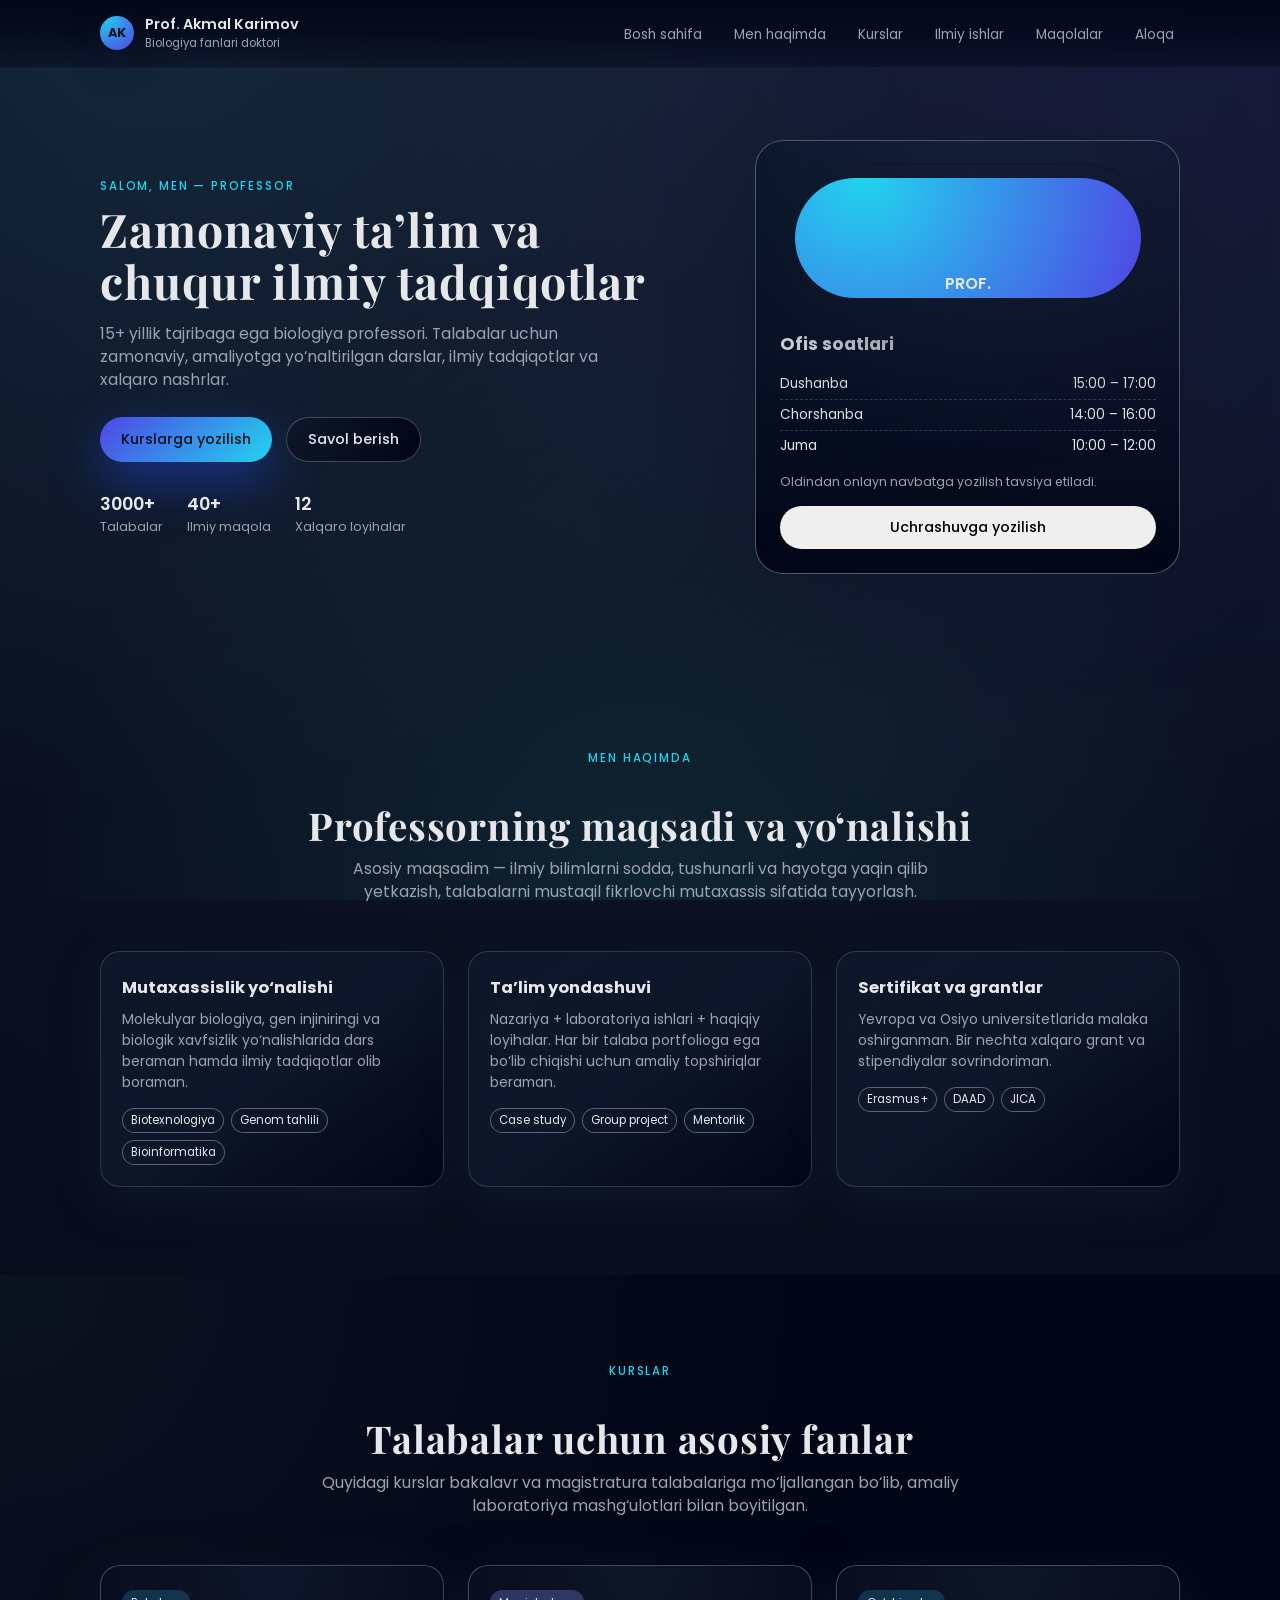
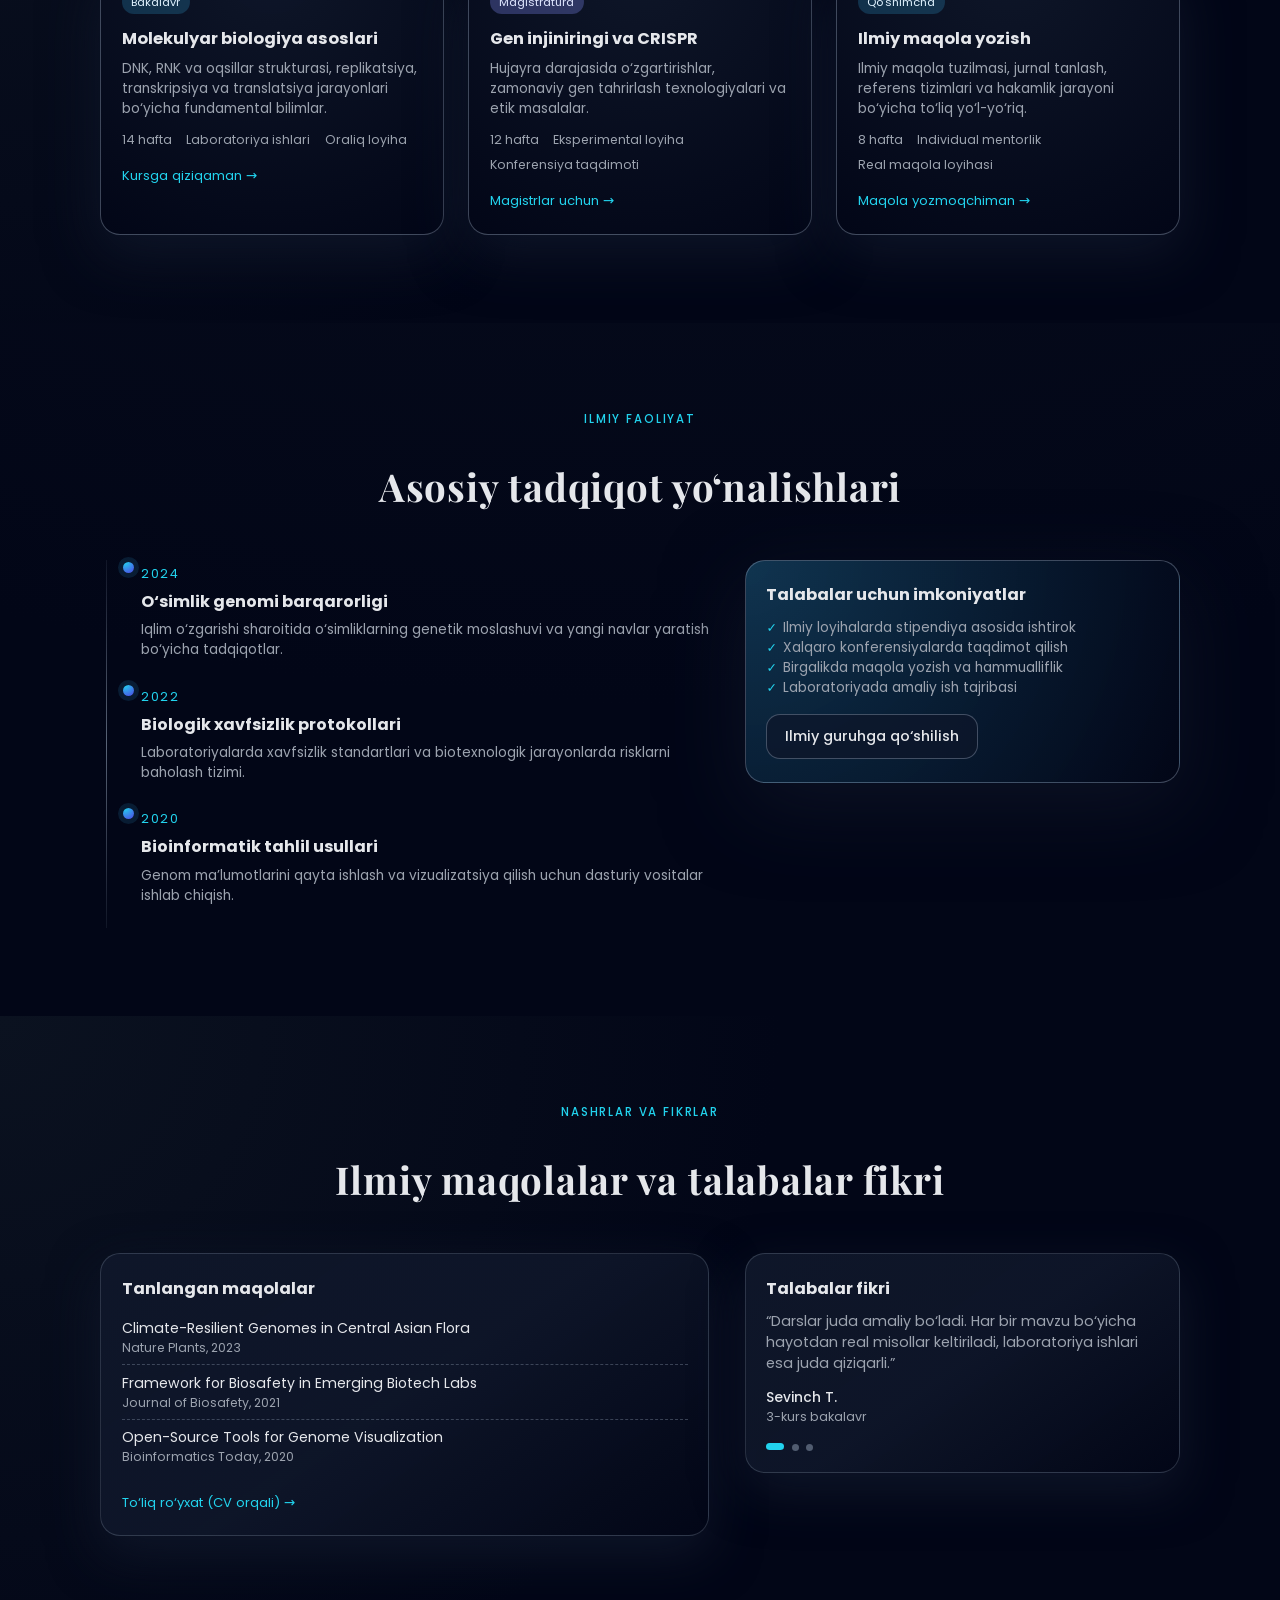
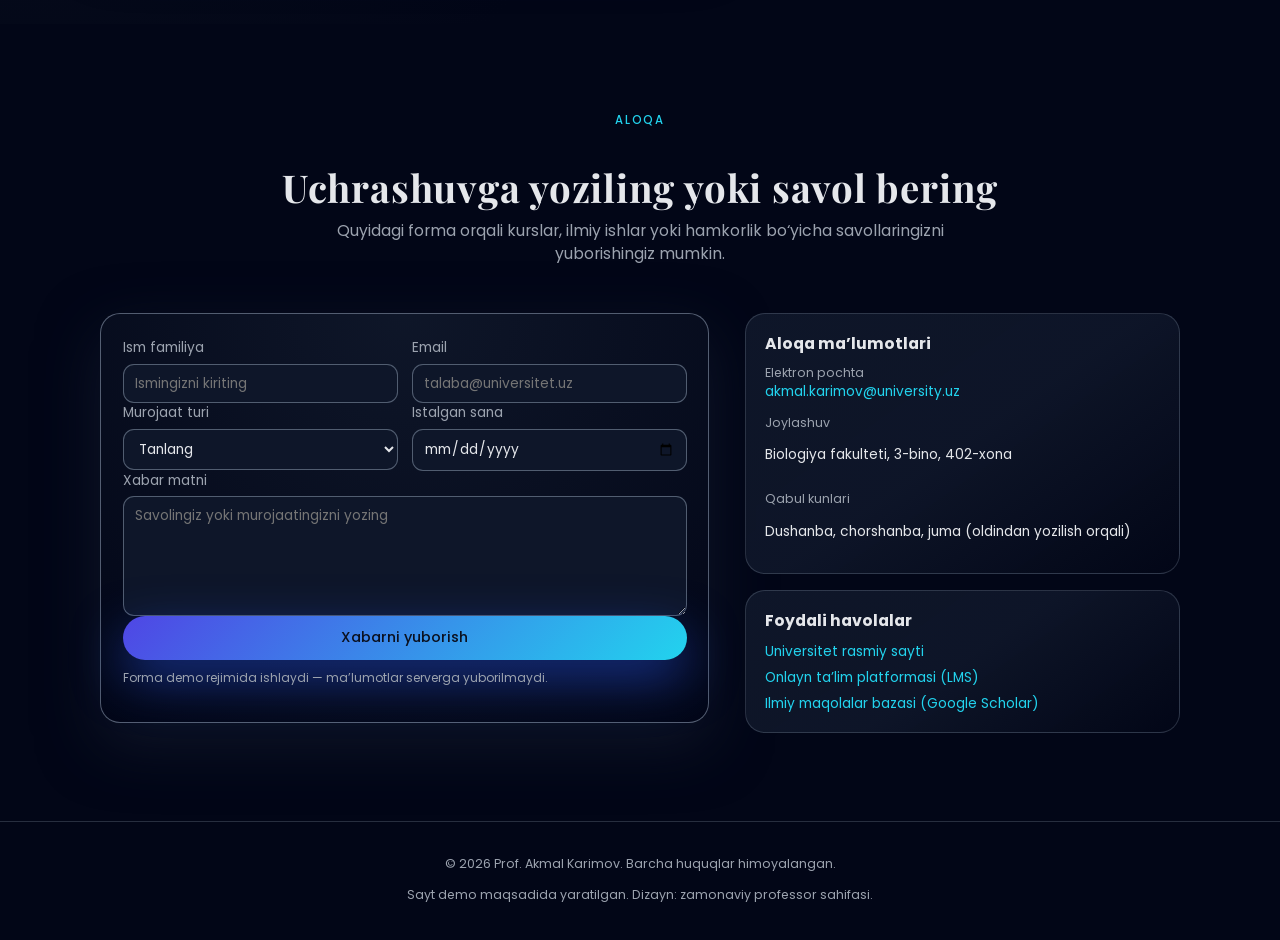
<file: magazinnn/index.html>
<!DOCTYPE html>
<html lang="uz">
  <head>
    <meta charset="UTF-8" />
    <meta name="viewport" content="width=device-width, initial-scale=1.0" />
    <title>Prof. Akmal Karimov — Rasmiy sahifa</title>
    <meta
      name="description"
      content="Professorning rasmiy sahifasi: biologiya va ilmiy tadqiqotlar, darslar, maqolalar, talabalar uchun resurslar va aloqa."
    />
    <link rel="preconnect" href="https://fonts.googleapis.com" />
    <link rel="preconnect" href="https://fonts.gstatic.com" crossorigin />
    <link
      href="https://fonts.googleapis.com/css2?family=Poppins:wght@300;400;500;600;700&family=Playfair+Display:wght@500;700&display=swap"
      rel="stylesheet"
    />
    <link rel="stylesheet" href="./styles.css" />
  </head>
  <body>
    <div class="page-gradient"></div>

    <header class="header">
      <div class="container header-inner">
        <div class="logo">
          <span class="logo-mark">AK</span>
          <span class="logo-text">
            <span class="logo-name">Prof. Akmal Karimov</span>
            <span class="logo-sub">Biologiya fanlari doktori</span>
          </span>
        </div>

        <nav class="nav">
          <button class="nav-toggle" aria-label="Menyuni ochish">
            <span></span>
            <span></span>
          </button>
          <ul class="nav-list">
            <li><a href="#home">Bosh sahifa</a></li>
            <li><a href="#about">Men haqimda</a></li>
            <li><a href="#courses">Kurslar</a></li>
            <li><a href="#research">Ilmiy ishlar</a></li>
            <li><a href="#publications">Maqolalar</a></li>
            <li><a href="#contact">Aloqa</a></li>
          </ul>
        </nav>
      </div>
    </header>

    <main>
      <!-- HERO -->
      <section id="home" class="hero section">
        <div class="container hero-inner">
          <div class="hero-text reveal">
            <p class="eyebrow">Salom, men — professor</p>
            <h1>
              Zamonaviy ta’lim va<br />
              chuqur ilmiy tadqiqotlar
            </h1>
            <p class="hero-desc">
              15+ yillik tajribaga ega biologiya professori. Talabalar uchun
              zamonaviy, amaliyotga yo‘naltirilgan darslar, ilmiy
              tadqiqotlar va xalqaro nashrlar.
            </p>
            <div class="hero-actions">
              <a href="#courses" class="btn btn-primary">Kurslarga yozilish</a>
              <a href="#contact" class="btn btn-ghost">Savol berish</a>
            </div>
            <div class="hero-meta">
              <div>
                <span class="stat-number">3000+</span>
                <span class="stat-label">Talabalar</span>
              </div>
              <div>
                <span class="stat-number">40+</span>
                <span class="stat-label">Ilmiy maqola</span>
              </div>
              <div>
                <span class="stat-number">12</span>
                <span class="stat-label">Xalqaro loyihalar</span>
              </div>
            </div>
          </div>

          <div class="hero-card reveal">
            <div class="hero-photo">
              <div class="photo-circle"></div>
              <div class="photo-overlay"></div>
              <div class="photo-placeholder">
                <span>Prof.</span>
              </div>
            </div>
            <div class="hero-card-body">
              <h2>Ofis soatlari</h2>
              <ul class="office-hours">
                <li>
                  <span>Dushanba</span>
                  <span>15:00 – 17:00</span>
                </li>
                <li>
                  <span>Chorshanba</span>
                  <span>14:00 – 16:00</span>
                </li>
                <li>
                  <span>Juma</span>
                  <span>10:00 – 12:00</span>
                </li>
              </ul>
              <p class="muted">
                Oldindan onlayn navbatga yozilish tavsiya etiladi.
              </p>
              <button class="btn btn-full" data-scroll-to="#contact">
                Uchrashuvga yozilish
              </button>
            </div>
          </div>
        </div>
      </section>

      <!-- ABOUT -->
      <section id="about" class="section">
        <div class="container section-header reveal">
          <p class="eyebrow">Men haqimda</p>
          <h2>Professorning maqsadi va yo‘nalishi</h2>
          <p class="section-desc">
            Asosiy maqsadim — ilmiy bilimlarni sodda, tushunarli va hayotga
            yaqin qilib yetkazish, talabalarni mustaqil fikrlovchi mutaxassis
            sifatida tayyorlash.
          </p>
        </div>

        <div class="container about-grid">
          <div class="about-card reveal">
            <h3>Mutaxassislik yo‘nalishi</h3>
            <p>
              Molekulyar biologiya, gen injiniringi va biologik xavfsizlik
              yo‘nalishlarida dars beraman hamda ilmiy tadqiqotlar olib boraman.
            </p>
            <ul class="tag-list">
              <li>Biotexnologiya</li>
              <li>Genom tahlili</li>
              <li>Bioinformatika</li>
            </ul>
          </div>
          <div class="about-card reveal">
            <h3>Ta’lim yondashuvi</h3>
            <p>
              Nazariya + laboratoriya ishlari + haqiqiy loyihalar. Har bir talaba
              portfolioga ega bo‘lib chiqishi uchun amaliy topshiriqlar beraman.
            </p>
            <ul class="tag-list">
              <li>Case study</li>
              <li>Group project</li>
              <li>Mentorlik</li>
            </ul>
          </div>
          <div class="about-card reveal">
            <h3>Sertifikat va grantlar</h3>
            <p>
              Yevropa va Osiyo universitetlarida malaka oshirganman. Bir nechta
              xalqaro grant va stipendiyalar sovrindoriman.
            </p>
            <ul class="tag-list">
              <li>Erasmus+</li>
              <li>DAAD</li>
              <li>JICA</li>
            </ul>
          </div>
        </div>
      </section>

      <!-- COURSES -->
      <section id="courses" class="section section-alt">
        <div class="container section-header reveal">
          <p class="eyebrow">Kurslar</p>
          <h2>Talabalar uchun asosiy fanlar</h2>
          <p class="section-desc">
            Quyidagi kurslar bakalavr va magistratura talabalariga mo‘ljallangan
            bo‘lib, amaliy laboratoriya mashg‘ulotlari bilan boyitilgan.
          </p>
        </div>

        <div class="container cards-grid">
          <article class="card course-card reveal">
            <div class="card-pill">Bakalavr</div>
            <h3>Molekulyar biologiya asoslari</h3>
            <p>
              DNK, RNK va oqsillar strukturasi, replikatsiya, transkripsiya va
              translatsiya jarayonlari bo‘yicha fundamental bilimlar.
            </p>
            <ul class="card-list">
              <li>14 hafta</li>
              <li>Laboratoriya ishlari</li>
              <li>Oraliq loyiha</li>
            </ul>
            <button class="link-btn" data-scroll-to="#contact">
              Kursga qiziqaman
            </button>
          </article>

          <article class="card course-card reveal">
            <div class="card-pill card-pill-alt">Magistratura</div>
            <h3>Gen injiniringi va CRISPR</h3>
            <p>
              Hujayra darajasida o‘zgartirishlar, zamonaviy gen tahrirlash
              texnologiyalari va etik masalalar.
            </p>
            <ul class="card-list">
              <li>12 hafta</li>
              <li>Eksperimental loyiha</li>
              <li>Konferensiya taqdimoti</li>
            </ul>
            <button class="link-btn" data-scroll-to="#contact">
              Magistrlar uchun
            </button>
          </article>

          <article class="card course-card reveal">
            <div class="card-pill">Qo‘shimcha</div>
            <h3>Ilmiy maqola yozish</h3>
            <p>
              Ilmiy maqola tuzilmasi, jurnal tanlash, referens tizimlari va
              hakamlik jarayoni bo‘yicha to‘liq yo‘l-yo‘riq.
            </p>
            <ul class="card-list">
              <li>8 hafta</li>
              <li>Individual mentorlik</li>
              <li>Real maqola loyihasi</li>
            </ul>
            <button class="link-btn" data-scroll-to="#contact">
              Maqola yozmoqchiman
            </button>
          </article>
        </div>
      </section>

      <!-- RESEARCH -->
      <section id="research" class="section">
        <div class="container section-header reveal">
          <p class="eyebrow">Ilmiy faoliyat</p>
          <h2>Asosiy tadqiqot yo‘nalishlari</h2>
        </div>

        <div class="container research-grid">
          <div class="timeline reveal">
            <div class="timeline-item">
              <div class="timeline-dot"></div>
              <div class="timeline-content">
                <span class="timeline-year">2024</span>
                <h3>O‘simlik genomi barqarorligi</h3>
                <p>
                  Iqlim o‘zgarishi sharoitida o‘simliklarning genetik moslashuvi
                  va yangi navlar yaratish bo‘yicha tadqiqotlar.
                </p>
              </div>
            </div>
            <div class="timeline-item">
              <div class="timeline-dot"></div>
              <div class="timeline-content">
                <span class="timeline-year">2022</span>
                <h3>Biologik xavfsizlik protokollari</h3>
                <p>
                  Laboratoriyalarda xavfsizlik standartlari va biotexnologik
                  jarayonlarda risklarni baholash tizimi.
                </p>
              </div>
            </div>
            <div class="timeline-item">
              <div class="timeline-dot"></div>
              <div class="timeline-content">
                <span class="timeline-year">2020</span>
                <h3>Bioinformatik tahlil usullari</h3>
                <p>
                  Genom ma’lumotlarini qayta ishlash va vizualizatsiya qilish
                  uchun dasturiy vositalar ishlab chiqish.
                </p>
              </div>
            </div>
          </div>

          <aside class="research-side reveal">
            <h3>Talabalar uchun imkoniyatlar</h3>
            <ul class="check-list">
              <li>Ilmiy loyihalarda stipendiya asosida ishtirok</li>
              <li>Xalqaro konferensiyalarda taqdimot qilish</li>
              <li>Birgalikda maqola yozish va hammualliflik</li>
              <li>Laboratoriyada amaliy ish tajribasi</li>
            </ul>
            <button class="btn btn-outline" data-scroll-to="#contact">
              Ilmiy guruhga qo‘shilish
            </button>
          </aside>
        </div>
      </section>

      <!-- PUBLICATIONS / TESTIMONIALS -->
      <section id="publications" class="section section-alt">
        <div class="container section-header reveal">
          <p class="eyebrow">Nashrlar va fikrlar</p>
          <h2>Ilmiy maqolalar va talabalar fikri</h2>
        </div>

        <div class="container pub-grid">
          <div class="pub-list reveal">
            <h3>Tanlangan maqolalar</h3>
            <ul class="publication-items">
              <li>
                <span class="pub-title">
                  Climate-Resilient Genomes in Central Asian Flora
                </span>
                <span class="pub-meta">Nature Plants, 2023</span>
              </li>
              <li>
                <span class="pub-title">
                  Framework for Biosafety in Emerging Biotech Labs
                </span>
                <span class="pub-meta">Journal of Biosafety, 2021</span>
              </li>
              <li>
                <span class="pub-title">
                  Open-Source Tools for Genome Visualization
                </span>
                <span class="pub-meta">Bioinformatics Today, 2020</span>
              </li>
            </ul>
            <button class="link-btn">
              To‘liq ro‘yxat (CV orqali)
            </button>
          </div>

          <div class="testimonials reveal">
            <h3>Talabalar fikri</h3>
            <div class="testimonial-slider">
              <article class="testimonial active">
                <p>
                  “Darslar juda amaliy bo‘ladi. Har bir mavzu bo‘yicha
                  hayotdan real misollar keltiriladi, laboratoriya ishlari esa
                  juda qiziqarli.”
                </p>
                <span class="t-name">Sevinch T.</span>
                <span class="t-role">3-kurs bakalavr</span>
              </article>
              <article class="testimonial">
                <p>
                  “Magistratura davrida ilmiy maqolamni nufuzli jurnalda
                  chop ettirishga yordam bergan ustozim sifatida juda qadrlayman.”
                </p>
                <span class="t-name">Javlon B.</span>
                <span class="t-role">Magistr bitiruvchisi</span>
              </article>
              <article class="testimonial">
                <p>
                  “Professorning mentoringi tufayli xalqaro konferensiyada
                  o‘z tadqiqotimni ingliz tilida muvaffaqiyatli taqdim etdim.”
                </p>
                <span class="t-name">Nigora K.</span>
                <span class="t-role">Ilmiy izlanuchi</span>
              </article>
            </div>
            <div class="slider-dots">
              <button class="dot active" data-slide="0"></button>
              <button class="dot" data-slide="1"></button>
              <button class="dot" data-slide="2"></button>
            </div>
          </div>
        </div>
      </section>

      <!-- CONTACT -->
      <section id="contact" class="section">
        <div class="container section-header reveal">
          <p class="eyebrow">Aloqa</p>
          <h2>Uchrashuvga yoziling yoki savol bering</h2>
          <p class="section-desc">
            Quyidagi forma orqali kurslar, ilmiy ishlar yoki hamkorlik
            bo‘yicha savollaringizni yuborishingiz mumkin.
          </p>
        </div>

        <div class="container contact-grid">
          <form class="contact-form reveal" id="contactForm">
            <div class="form-row">
              <div class="form-field">
                <label for="name">Ism familiya</label>
                <input
                  type="text"
                  id="name"
                  name="name"
                  placeholder="Ismingizni kiriting"
                  required
                />
              </div>
              <div class="form-field">
                <label for="email">Email</label>
                <input
                  type="email"
                  id="email"
                  name="email"
                  placeholder="talaba@universitet.uz"
                  required
                />
              </div>
            </div>
            <div class="form-row">
              <div class="form-field">
                <label for="type">Murojaat turi</label>
                <select id="type" name="type" required>
                  <option value="">Tanlang</option>
                  <option value="course">Kurs bo‘yicha savol</option>
                  <option value="research">Ilmiy loyiha</option>
                  <option value="meeting">Ofis soatiga yozilish</option>
                  <option value="other">Boshqa</option>
                </select>
              </div>
              <div class="form-field">
                <label for="date">Istalgan sana</label>
                <input type="date" id="date" name="date" />
              </div>
            </div>
            <div class="form-field">
              <label for="message">Xabar matni</label>
              <textarea
                id="message"
                name="message"
                rows="4"
                placeholder="Savolingiz yoki murojaatingizni yozing"
                required
              ></textarea>
            </div>
            <button type="submit" class="btn btn-primary btn-full">
              Xabarni yuborish
            </button>
            <p class="form-note" id="formNote">
              Forma demo rejimida ishlaydi — ma’lumotlar serverga yuborilmaydi.
            </p>
          </form>

          <aside class="contact-side reveal">
            <div class="contact-card">
              <h3>Aloqa ma’lumotlari</h3>
              <ul class="contact-list">
                <li>
                  <span>Elektron pochta</span>
                  <a href="mailto:akmal.karimov@university.uz"
                    >akmal.karimov@university.uz</a
                  >
                </li>
                <li>
                  <span>Joylashuv</span>
                  <p>Biologiya fakulteti, 3-bino, 402-xona</p>
                </li>
                <li>
                  <span>Qabul kunlari</span>
                  <p>Dushanba, chorshanba, juma (oldindan yozilish orqali)</p>
                </li>
              </ul>
            </div>
            <div class="contact-card">
              <h3>Foydali havolalar</h3>
              <ul class="link-list">
                <li><a href="#">Universitet rasmiy sayti</a></li>
                <li><a href="#">Onlayn ta’lim platformasi (LMS)</a></li>
                <li><a href="#">Ilmiy maqolalar bazasi (Google Scholar)</a></li>
              </ul>
            </div>
          </aside>
        </div>
      </section>
    </main>

    <footer class="footer">
      <div class="container footer-inner">
        <p>© <span id="year"></span> Prof. Akmal Karimov. Barcha huquqlar himoyalangan.</p>
        <p class="footer-note">
          Sayt demo maqsadida yaratilgan. Dizayn: zamonaviy professor sahifasi.
        </p>
      </div>
    </footer>

    <script src="./script.js"></script>
  </body>
  </html>
</file>
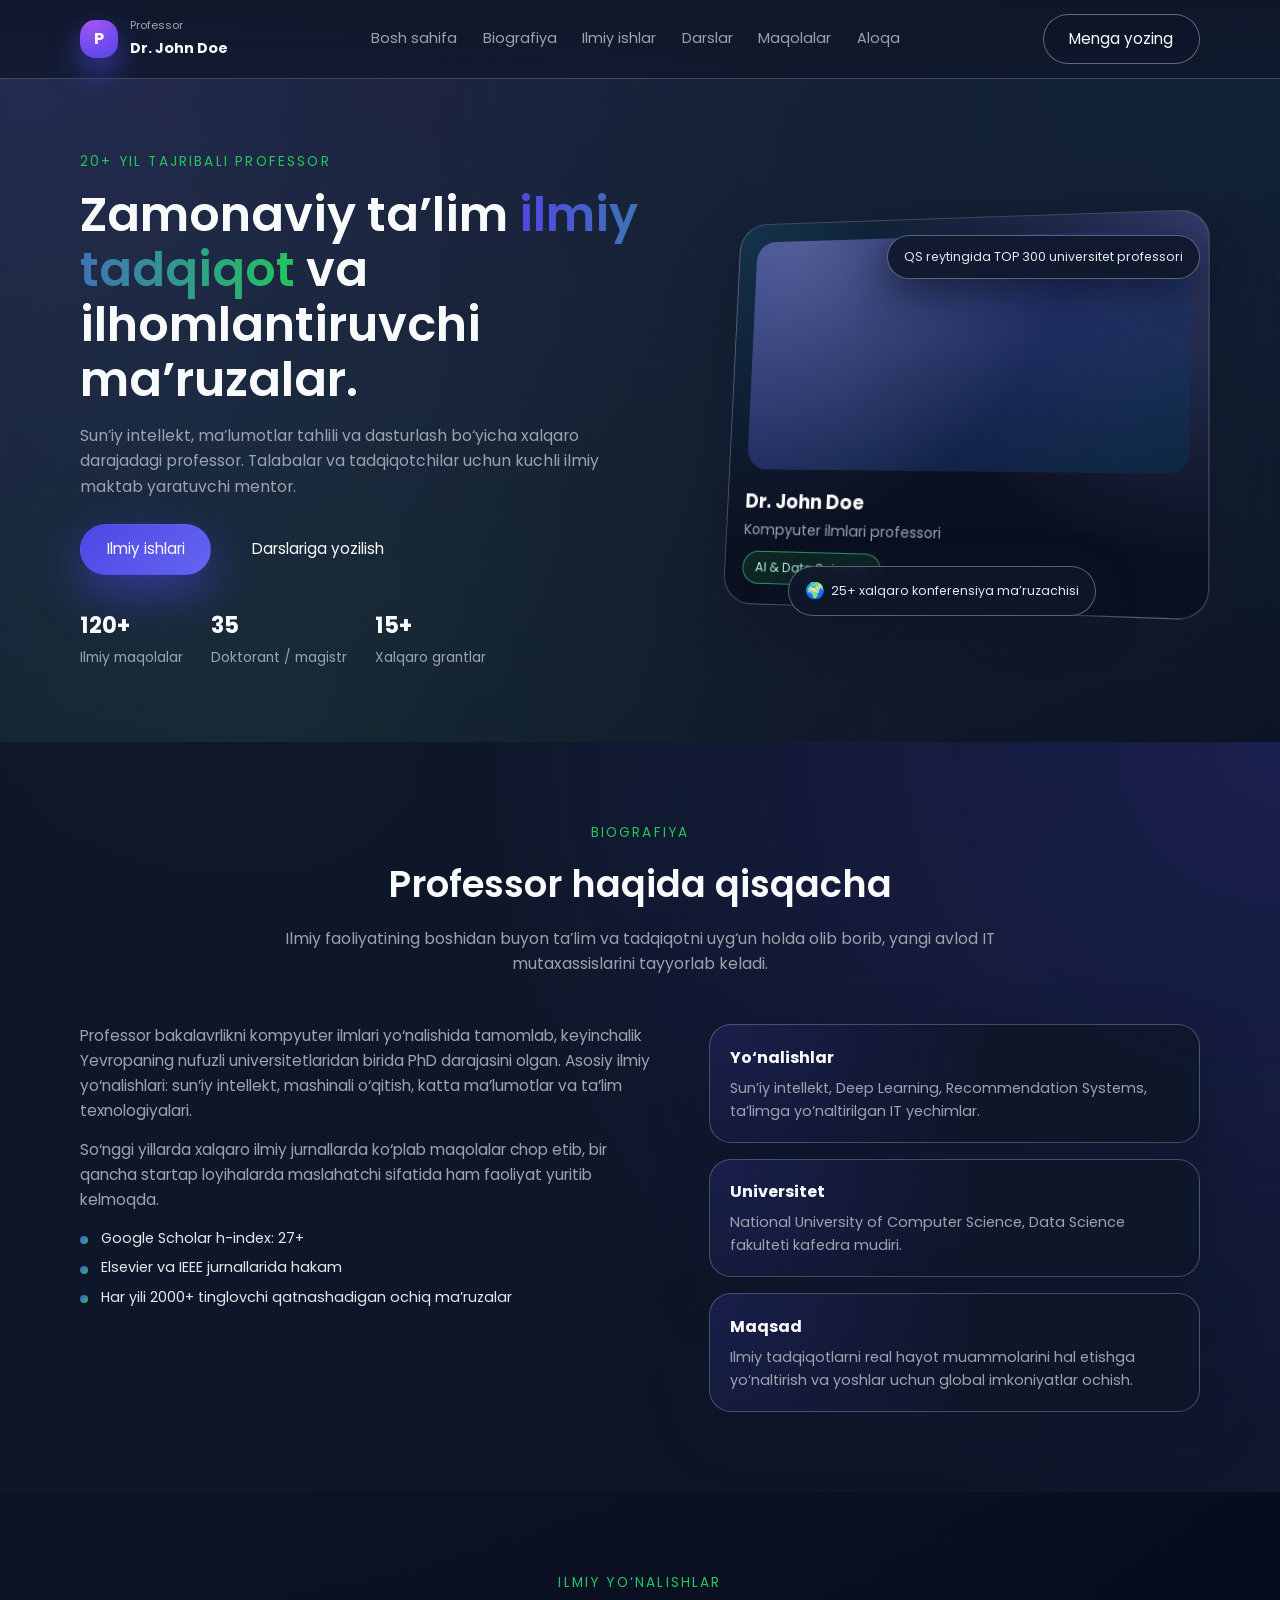
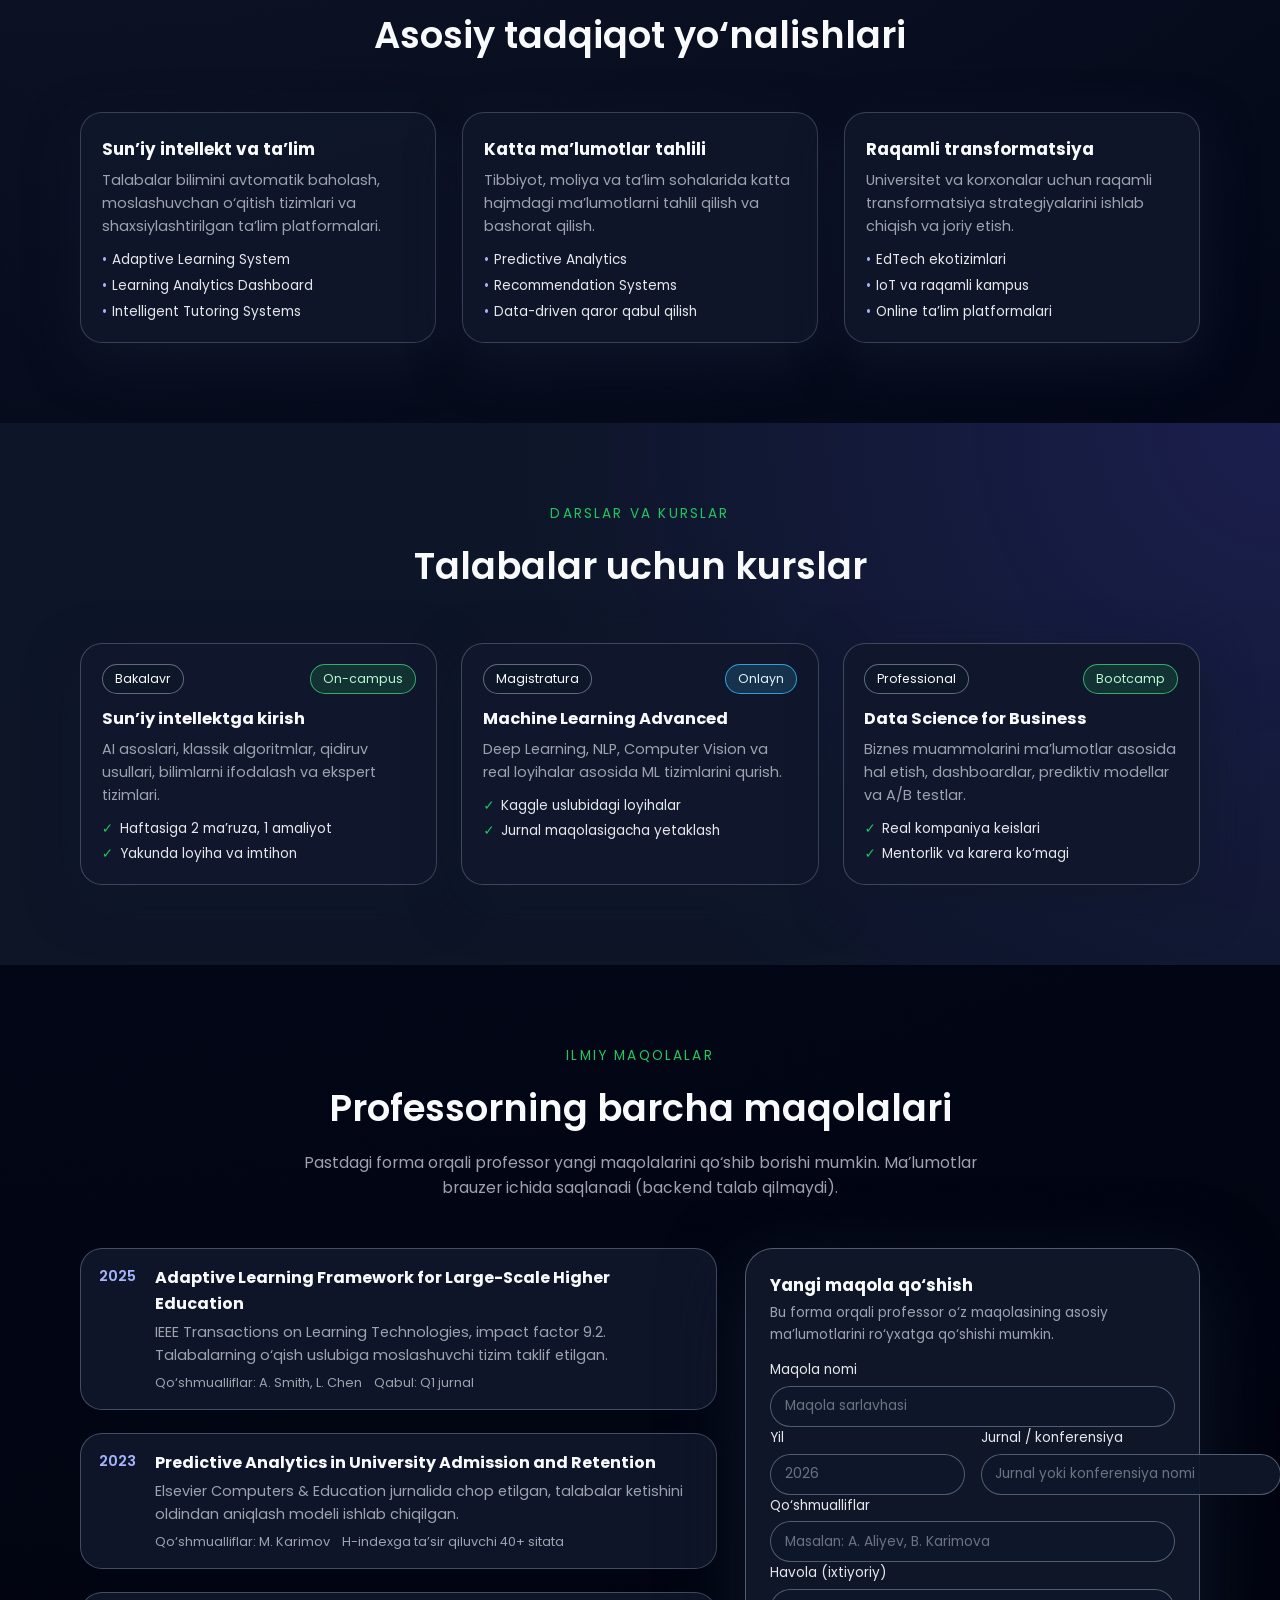
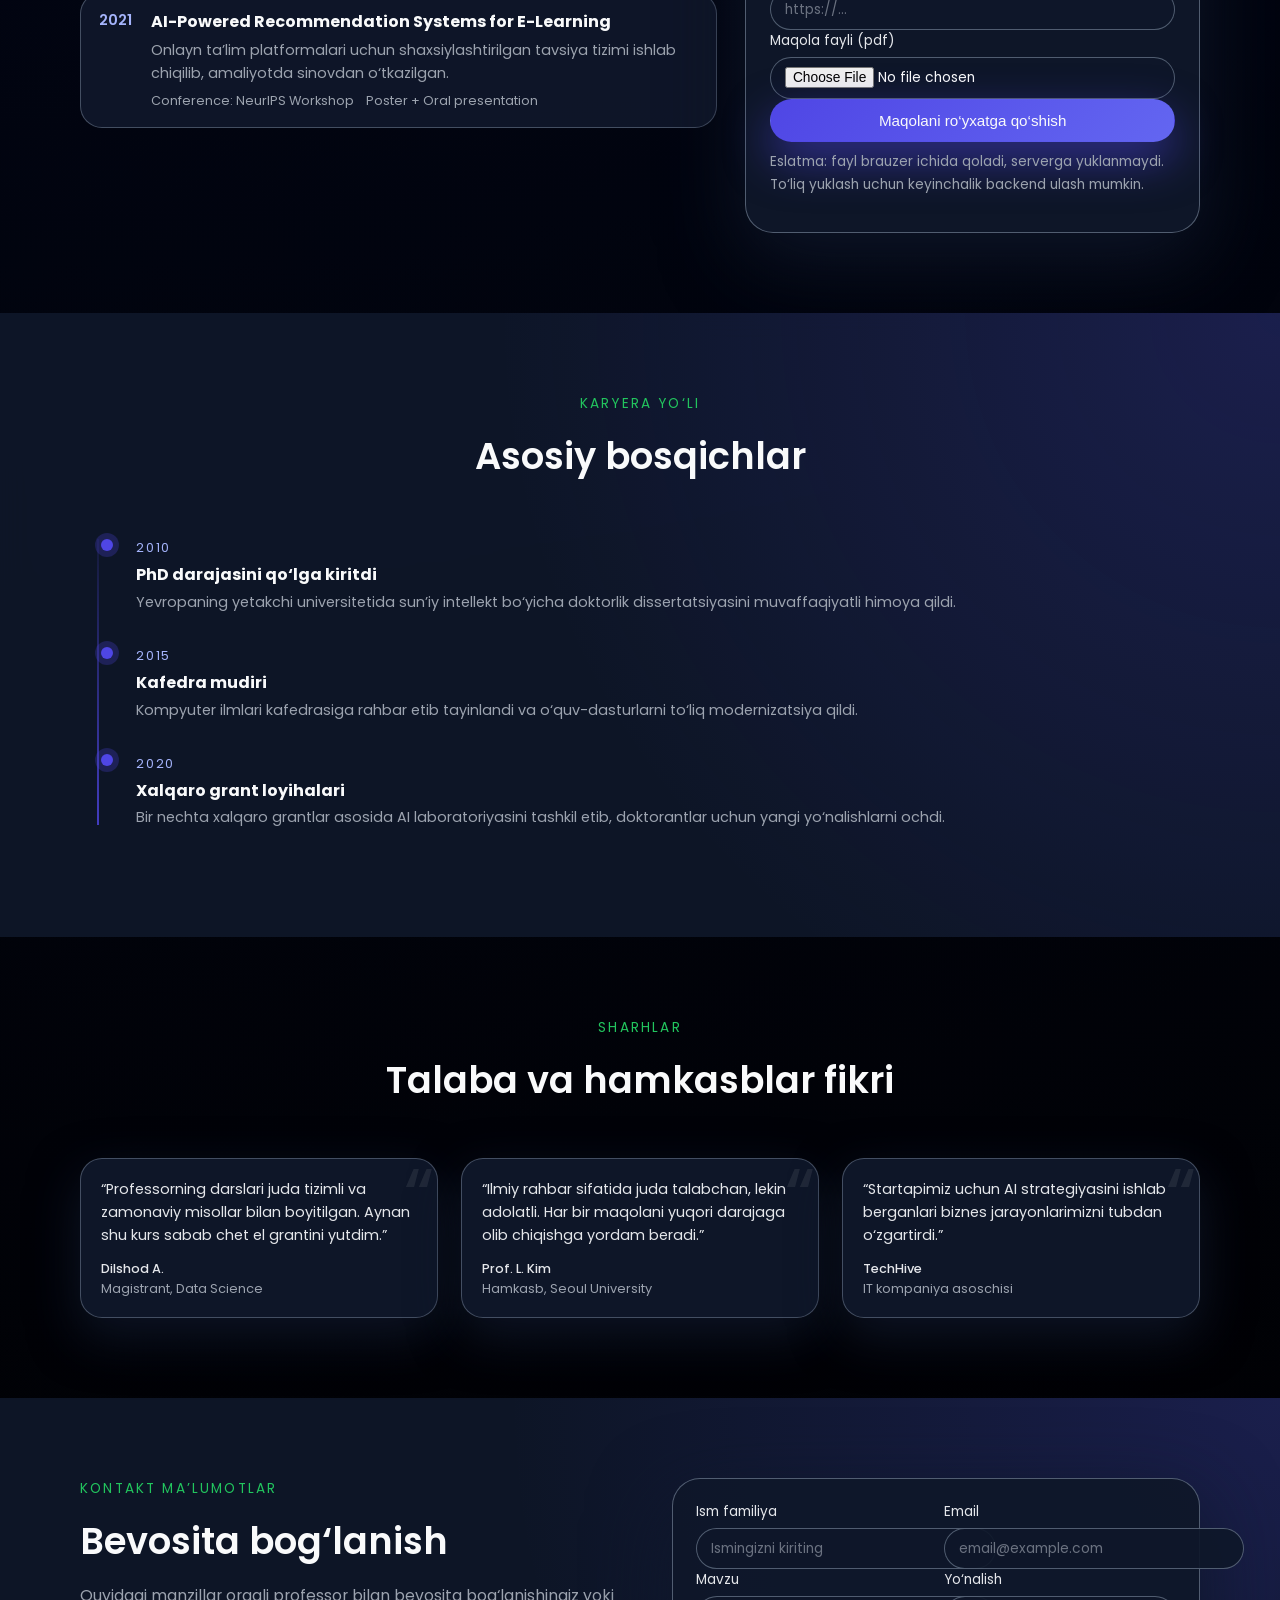
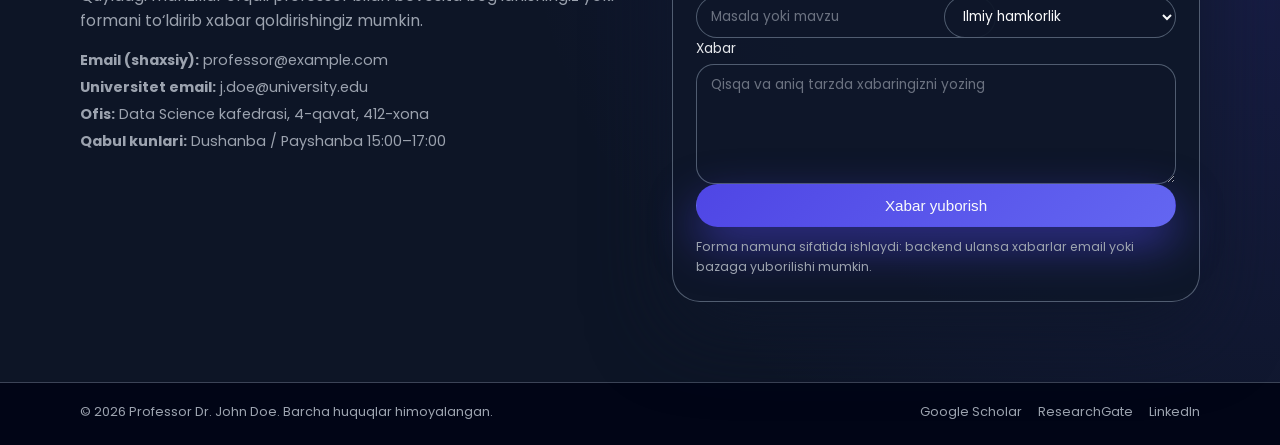
<file: professor site/index.html>
<!DOCTYPE html>
<html lang="uz">
  <head>
    <meta charset="UTF-8" />
    <meta name="viewport" content="width=device-width, initial-scale=1.0" />
    <title>Professor Portfolio</title>
    <link rel="stylesheet" href="style.css" />
    <link rel="preconnect" href="https://fonts.googleapis.com" />
    <link rel="preconnect" href="https://fonts.gstatic.com" crossorigin />
    <link
      href="https://fonts.googleapis.com/css2?family=Poppins:wght@300;400;500;600;700&display=swap"
      rel="stylesheet"
    />
  </head>
  <body>
    <div class="page-bg-gradient"></div>
    <header class="header">
      <div class="container header__inner">
        <div class="logo">
          <div class="logo__mark">P</div>
          <div class="logo__text">
            <span>Professor</span>
            <strong>Dr. John Doe</strong>
          </div>
        </div>

        <nav class="nav">
          <a href="#hero">Bosh sahifa</a>
          <a href="#about">Biografiya</a>
          <a href="#research">Ilmiy ishlar</a>
          <a href="#courses">Darslar</a>
          <a href="#publications">Maqolalar</a>
          <a href="#contact">Aloqa</a>
        </nav>

        <a href="#contact" class="btn btn--outline">Menga yozing</a>
      </div>
    </header>

    <main>
      <!-- HERO -->
      <section id="hero" class="section hero">
        <div class="container hero__inner">
          <div class="hero__content">
            <p class="hero__eyebrow">20+ yil tajribali professor</p>
            <h1 class="hero__title">
              Zamonaviy ta’lim <span>ilmiy tadqiqot</span> va ilhomlantiruvchi
              ma’ruzalar.
            </h1>
            <p class="hero__subtitle">
              Sun’iy intellekt, ma’lumotlar tahlili va dasturlash bo‘yicha
              xalqaro darajadagi professor. Talabalar va tadqiqotchilar uchun
              kuchli ilmiy maktab yaratuvchi mentor.
            </p>

            <div class="hero__cta">
              <a href="#research" class="btn btn--primary">Ilmiy ishlari</a>
              <a href="#courses" class="btn btn--ghost">Darslariga yozilish</a>
            </div>

            <div class="hero__stats">
              <div class="stat">
                <strong>120+</strong>
                <span>Ilmiy maqolalar</span>
              </div>
              <div class="stat">
                <strong>35</strong>
                <span>Doktorant / magistr</span>
              </div>
              <div class="stat">
                <strong>15+</strong>
                <span>Xalqaro grantlar</span>
              </div>
            </div>
          </div>

          <div class="hero__visual">
            <div class="hero-card hero-card--main">
              <div class="hero-card__photo"></div>
              <div class="hero-card__info">
                <h2>Dr. John Doe</h2>
                <p>Kompyuter ilmlari professori</p>
                <span class="hero-card__tag">AI & Data Science</span>
              </div>
            </div>

            <div class="hero-float hero-float--top">
              <p>QS reytingida TOP 300 universitet professori</p>
            </div>

            <div class="hero-float hero-float--bottom">
              <div>
                <strong>🌍</strong>
                <span>25+ xalqaro konferensiya ma’ruzachisi</span>
              </div>
            </div>
          </div>
        </div>
      </section>

      <!-- ABOUT -->
      <section id="about" class="section section--alt">
        <div class="container section__header">
          <p class="section__eyebrow">Biografiya</p>
          <h2 class="section__title">Professor haqida qisqacha</h2>
          <p class="section__subtitle">
            Ilmiy faoliyatining boshidan buyon ta’lim va tadqiqotni uyg‘un
            holda olib borib, yangi avlod IT mutaxassislarini tayyorlab keladi.
          </p>
        </div>

        <div class="container about__grid">
          <div class="about__text">
            <p>
              Professor bakalavrlikni kompyuter ilmlari yo‘nalishida tamomlab,
              keyinchalik Yevropaning nufuzli universitetlaridan birida PhD
              darajasini olgan. Asosiy ilmiy yo‘nalishlari: sun’iy intellekt,
              mashinali o‘qitish, katta ma’lumotlar va ta’lim texnologiyalari.
            </p>
            <p>
              So‘nggi yillarda xalqaro ilmiy jurnallarda ko‘plab maqolalar
              chop etib, bir qancha startap loyihalarda maslahatchi sifatida
              ham faoliyat yuritib kelmoqda.
            </p>

            <ul class="about__list">
              <li>Google Scholar h-index: 27+</li>
              <li>Elsevier va IEEE jurnallarida hakam</li>
              <li>Har yili 2000+ tinglovchi qatnashadigan ochiq ma’ruzalar</li>
            </ul>
          </div>

          <div class="about__cards">
            <article class="info-card">
              <h3>Yo‘nalishlar</h3>
              <p>
                Sun’iy intellekt, Deep Learning, Recommendation Systems,
                ta’limga yo‘naltirilgan IT yechimlar.
              </p>
            </article>
            <article class="info-card">
              <h3>Universitet</h3>
              <p>
                National University of Computer Science, Data Science fakulteti
                kafedra mudiri.
              </p>
            </article>
            <article class="info-card">
              <h3>Maqsad</h3>
              <p>
                Ilmiy tadqiqotlarni real hayot muammolarini hal etishga
                yo‘naltirish va yoshlar uchun global imkoniyatlar ochish.
              </p>
            </article>
          </div>
        </div>
      </section>

      <!-- RESEARCH -->
      <section id="research" class="section">
        <div class="container section__header">
          <p class="section__eyebrow">Ilmiy yo‘nalishlar</p>
          <h2 class="section__title">Asosiy tadqiqot yo‘nalishlari</h2>
        </div>

        <div class="container cards-grid">
          <article class="research-card">
            <h3>Sun’iy intellekt va ta’lim</h3>
            <p>
              Talabalar bilimini avtomatik baholash, moslashuvchan o‘qitish
              tizimlari va shaxsiylashtirilgan ta’lim platformalari.
            </p>
            <ul>
              <li>Adaptive Learning System</li>
              <li>Learning Analytics Dashboard</li>
              <li>Intelligent Tutoring Systems</li>
            </ul>
          </article>

          <article class="research-card">
            <h3>Katta ma’lumotlar tahlili</h3>
            <p>
              Tibbiyot, moliya va ta’lim sohalarida katta hajmdagi ma’lumotlarni
              tahlil qilish va bashorat qilish.
            </p>
            <ul>
              <li>Predictive Analytics</li>
              <li>Recommendation Systems</li>
              <li>Data-driven qaror qabul qilish</li>
            </ul>
          </article>

          <article class="research-card">
            <h3>Raqamli transformatsiya</h3>
            <p>
              Universitet va korxonalar uchun raqamli transformatsiya
              strategiyalarini ishlab chiqish va joriy etish.
            </p>
            <ul>
              <li>EdTech ekotizimlari</li>
              <li>IoT va raqamli kampus</li>
              <li>Online ta’lim platformalari</li>
            </ul>
          </article>
        </div>
      </section>

      <!-- COURSES -->
      <section id="courses" class="section section--alt">
        <div class="container section__header">
          <p class="section__eyebrow">Darslar va kurslar</p>
          <h2 class="section__title">Talabalar uchun kurslar</h2>
        </div>

        <div class="container courses">
          <article class="course-card">
            <div class="course-card__top">
              <span class="course-card__level">Bakalavr</span>
              <span class="course-card__badge">On-campus</span>
            </div>
            <h3>Sun’iy intellektga kirish</h3>
            <p>
              AI asoslari, klassik algoritmlar, qidiruv usullari, bilimlarni
              ifodalash va ekspert tizimlari.
            </p>
            <ul>
              <li>Haftasiga 2 ma’ruza, 1 amaliyot</li>
              <li>Yakunda loyiha va imtihon</li>
            </ul>
          </article>

          <article class="course-card">
            <div class="course-card__top">
              <span class="course-card__level">Magistratura</span>
              <span class="course-card__badge course-card__badge--accent"
                >Onlayn</span
              >
            </div>
            <h3>Machine Learning Advanced</h3>
            <p>
              Deep Learning, NLP, Computer Vision va real loyihalar asosida ML
              tizimlarini qurish.
            </p>
            <ul>
              <li>Kaggle uslubidagi loyihalar</li>
              <li>Jurnal maqolasigacha yetaklash</li>
            </ul>
          </article>

          <article class="course-card">
            <div class="course-card__top">
              <span class="course-card__level">Professional</span>
              <span class="course-card__badge">Bootcamp</span>
            </div>
            <h3>Data Science for Business</h3>
            <p>
              Biznes muammolarini ma’lumotlar asosida hal etish, dashboardlar,
              prediktiv modellar va A/B testlar.
            </p>
            <ul>
              <li>Real kompaniya keislari</li>
              <li>Mentorlik va karera ko‘magi</li>
            </ul>
          </article>
        </div>
      </section>

      <!-- PUBLICATIONS -->
      <section id="publications" class="section">
        <div class="container section__header">
          <p class="section__eyebrow">Ilmiy maqolalar</p>
          <h2 class="section__title">Professorning barcha maqolalari</h2>
          <p class="section__subtitle">
            Pastdagi forma orqali professor yangi maqolalarini qo‘shib borishi
            mumkin. Ma’lumotlar brauzer ichida saqlanadi (backend talab qilmaydi).
          </p>
        </div>

        <div class="container publications-layout">
          <div class="publications" id="pub-list">
            <article class="pub-item">
              <span class="pub-item__year">2025</span>
              <div class="pub-item__body">
                <h3>
                  Adaptive Learning Framework for Large-Scale Higher Education
                </h3>
                <p>
                  IEEE Transactions on Learning Technologies, impact factor 9.2.
                  Talabalarning o‘qish uslubiga moslashuvchi tizim taklif etilgan.
                </p>
                <div class="pub-item__meta">
                  <span>Qo‘shmualliflar: A. Smith, L. Chen</span>
                  <span>Qabul: Q1 jurnal</span>
                </div>
              </div>
            </article>

            <article class="pub-item">
              <span class="pub-item__year">2023</span>
              <div class="pub-item__body">
                <h3>
                  Predictive Analytics in University Admission and Retention
                </h3>
                <p>
                  Elsevier Computers & Education jurnalida chop etilgan, talabalar
                  ketishini oldindan aniqlash modeli ishlab chiqilgan.
                </p>
                <div class="pub-item__meta">
                  <span>Qo‘shmualliflar: M. Karimov</span>
                  <span>H-indexga ta’sir qiluvchi 40+ sitata</span>
                </div>
              </div>
            </article>

            <article class="pub-item">
              <span class="pub-item__year">2021</span>
              <div class="pub-item__body">
                <h3>AI-Powered Recommendation Systems for E-Learning</h3>
                <p>
                  Onlayn ta’lim platformalari uchun shaxsiylashtirilgan tavsiya
                  tizimi ishlab chiqilib, amaliyotda sinovdan o‘tkazilgan.
                </p>
                <div class="pub-item__meta">
                  <span>Conference: NeurIPS Workshop</span>
                  <span>Poster + Oral presentation</span>
                </div>
              </div>
            </article>
          </div>

          <aside class="pub-form-card">
            <h3>Yangi maqola qo‘shish</h3>
            <p>
              Bu forma orqali professor o‘z maqolasining asosiy ma’lumotlarini
              ro‘yxatga qo‘shishi mumkin.
            </p>

            <form id="pub-form" class="pub-form">
              <div class="form-field">
                <label>Maqola nomi</label>
                <input
                  type="text"
                  name="title"
                  required
                  placeholder="Maqola sarlavhasi"
                />
              </div>
              <div class="form-row">
                <div class="form-field">
                  <label>Yil</label>
                  <input
                    type="number"
                    name="year"
                    min="1900"
                    max="2100"
                    placeholder="2026"
                  />
                </div>
                <div class="form-field">
                  <label>Jurnal / konferensiya</label>
                  <input
                    type="text"
                    name="venue"
                    placeholder="Jurnal yoki konferensiya nomi"
                  />
                </div>
              </div>
              <div class="form-field">
                <label>Qo‘shmualliflar</label>
                <input
                  type="text"
                  name="authors"
                  placeholder="Masalan: A. Aliyev, B. Karimova"
                />
              </div>
              <div class="form-field">
                <label>Havola (ixtiyoriy)</label>
                <input
                  type="url"
                  name="link"
                  placeholder="https://..."
                />
              </div>
              <div class="form-field">
                <label>Maqola fayli (pdf)</label>
                <input type="file" name="file" accept=".pdf" />
              </div>

              <button type="submit" class="btn btn--primary btn--full">
                Maqolani ro‘yxatga qo‘shish
              </button>
              <p class="pub-form__hint">
                Eslatma: fayl brauzer ichida qoladi, serverga yuklanmaydi. To‘liq
                yuklash uchun keyinchalik backend ulash mumkin.
              </p>
            </form>
          </aside>
        </div>
      </section>

      <!-- TIMELINE -->
      <section class="section section--alt">
        <div class="container section__header">
          <p class="section__eyebrow">Karyera yo‘li</p>
          <h2 class="section__title">Asosiy bosqichlar</h2>
        </div>

        <div class="container timeline">
          <div class="timeline__item">
            <div class="timeline__dot"></div>
            <div class="timeline__content">
              <span class="timeline__year">2010</span>
              <h3>PhD darajasini qo‘lga kiritdi</h3>
              <p>
                Yevropaning yetakchi universitetida sun’iy intellekt bo‘yicha
                doktorlik dissertatsiyasini muvaffaqiyatli himoya qildi.
              </p>
            </div>
          </div>

          <div class="timeline__item">
            <div class="timeline__dot"></div>
            <div class="timeline__content">
              <span class="timeline__year">2015</span>
              <h3>Kafedra mudiri</h3>
              <p>
                Kompyuter ilmlari kafedrasiga rahbar etib tayinlandi va
                o‘quv-dasturlarni to‘liq modernizatsiya qildi.
              </p>
            </div>
          </div>

          <div class="timeline__item">
            <div class="timeline__dot"></div>
            <div class="timeline__content">
              <span class="timeline__year">2020</span>
              <h3>Xalqaro grant loyihalari</h3>
              <p>
                Bir nechta xalqaro grantlar asosida AI laboratoriyasini tashkil
                etib, doktorantlar uchun yangi yo‘nalishlarni ochdi.
              </p>
            </div>
          </div>
        </div>
      </section>

      <!-- TESTIMONIALS -->
      <section class="section">
        <div class="container section__header">
          <p class="section__eyebrow">Sharhlar</p>
          <h2 class="section__title">Talaba va hamkasblar fikri</h2>
        </div>

        <div class="container testimonials">
          <article class="testi-card">
            <p>
              “Professorning darslari juda tizimli va zamonaviy misollar bilan
              boyitilgan. Aynan shu kurs sabab chet el grantini yutdim.”
            </p>
            <div class="testi-card__meta">
              <span class="testi-card__name">Dilshod A.</span>
              <span class="testi-card__role">Magistrant, Data Science</span>
            </div>
          </article>

          <article class="testi-card">
            <p>
              “Ilmiy rahbar sifatida juda talabchan, lekin adolatli. Har bir
              maqolani yuqori darajaga olib chiqishga yordam beradi.”
            </p>
            <div class="testi-card__meta">
              <span class="testi-card__name">Prof. L. Kim</span>
              <span class="testi-card__role">Hamkasb, Seoul University</span>
            </div>
          </article>

          <article class="testi-card">
            <p>
              “Startapimiz uchun AI strategiyasini ishlab berganlari biznes
              jarayonlarimizni tubdan o‘zgartirdi.”
            </p>
            <div class="testi-card__meta">
              <span class="testi-card__name">TechHive</span>
              <span class="testi-card__role">IT kompaniya asoschisi</span>
            </div>
          </article>
        </div>
      </section>

      <!-- CONTACT -->
      <section id="contact" class="section section--alt">
        <div class="container contact">
          <div class="contact__info">
            <p class="section__eyebrow">Kontakt ma’lumotlar</p>
            <h2 class="section__title">Bevosita bog‘lanish</h2>
            <p class="section__subtitle">
              Quyidagi manzillar orqali professor bilan bevosita bog‘lanishingiz
              yoki formani to‘ldirib xabar qoldirishingiz mumkin.
            </p>

            <ul class="contact__list">
              <li><strong>Email (shaxsiy):</strong> professor@example.com</li>
              <li><strong>Universitet email:</strong> j.doe@university.edu</li>
              <li><strong>Ofis:</strong> Data Science kafedrasi, 4-qavat, 412-xona</li>
              <li><strong>Qabul kunlari:</strong> Dushanba / Payshanba 15:00–17:00</li>
            </ul>
          </div>

          <form class="contact__form" id="contact-form">
            <div class="form-row">
              <div class="form-field">
                <label>Ism familiya</label>
                <input type="text" name="name" required placeholder="Ismingizni kiriting" />
              </div>
              <div class="form-field">
                <label>Email</label>
                <input type="email" name="email" required placeholder="email@example.com" />
              </div>
            </div>

            <div class="form-row">
              <div class="form-field">
                <label>Mavzu</label>
                <input type="text" name="subject" placeholder="Masala yoki mavzu" />
              </div>
              <div class="form-field">
                <label>Yo‘nalish</label>
                <select name="type">
                  <option>Ilmiy hamkorlik</option>
                  <option>Ma’ruza / seminar</option>
                  <option>Startap maslahati</option>
                  <option>Boshqa</option>
                </select>
              </div>
            </div>

            <div class="form-field">
              <label>Xabar</label>
              <textarea
                rows="4"
                name="message"
                required
                placeholder="Qisqa va aniq tarzda xabaringizni yozing"
              ></textarea>
            </div>

            <button type="submit" class="btn btn--primary btn--full">
              Xabar yuborish
            </button>
            <p class="contact__notice">
              Forma namuna sifatida ishlaydi: backend ulansa xabarlar email yoki
              bazaga yuborilishi mumkin.
            </p>
          </form>
        </div>
      </section>
    </main>

    <footer class="footer">
      <div class="container footer__inner">
        <p>© 2026 Professor Dr. John Doe. Barcha huquqlar himoyalangan.</p>
        <div class="footer__links">
          <a href="#">Google Scholar</a>
          <a href="#">ResearchGate</a>
          <a href="#">LinkedIn</a>
        </div>
      </div>
    </footer>

    <script>
      const pubForm = document.getElementById("pub-form");
      const pubList = document.getElementById("pub-list");
      const contactForm = document.getElementById("contact-form");

      if (pubForm && pubList) {
        pubForm.addEventListener("submit", function (e) {
          e.preventDefault();
          const formData = new FormData(pubForm);
          const title = formData.get("title");
          const year = formData.get("year") || "Yangi";
          const venue = formData.get("venue") || "";
          const authors = formData.get("authors") || "";
          const link = formData.get("link") || "";
          const file = formData.get("file");

          if (!title) return;

          const article = document.createElement("article");
          article.className = "pub-item pub-item--new";
          article.innerHTML = `
            <span class="pub-item__year">${year}</span>
            <div class="pub-item__body">
              <h3>${title}</h3>
              ${
                venue
                  ? `<p>${venue}</p>`
                  : "<p>Yangi qo‘shilgan maqola (tafsilotlar keyinroq to‘ldirilishi mumkin).</p>"
              }
              <div class="pub-item__meta">
                ${
                  authors
                    ? `<span>Qo‘shmualliflar: ${authors}</span>`
                    : "<span>Qo‘shmualliflar: ko‘rsatilmagan</span>"
                }
                ${
                  link
                    ? `<span><a href="${link}" target="_blank" rel="noopener noreferrer">Havola</a></span>`
                    : ""
                }
                ${
                  file && file.name
                    ? `<span>Fayl: ${file.name}</span>`
                    : ""
                }
              </div>
            </div>
          `;

          pubList.prepend(article);
          pubForm.reset();
        });
      }

      if (contactForm) {
        contactForm.addEventListener("submit", function (e) {
          e.preventDefault();
          contactForm.reset();
          alert("Xabaringiz qabul qilindi (namuna holat). Backend ulanganida real jo‘natish ishlaydi.");
        });
      }
    </script>
  </body>
</html>
</file>
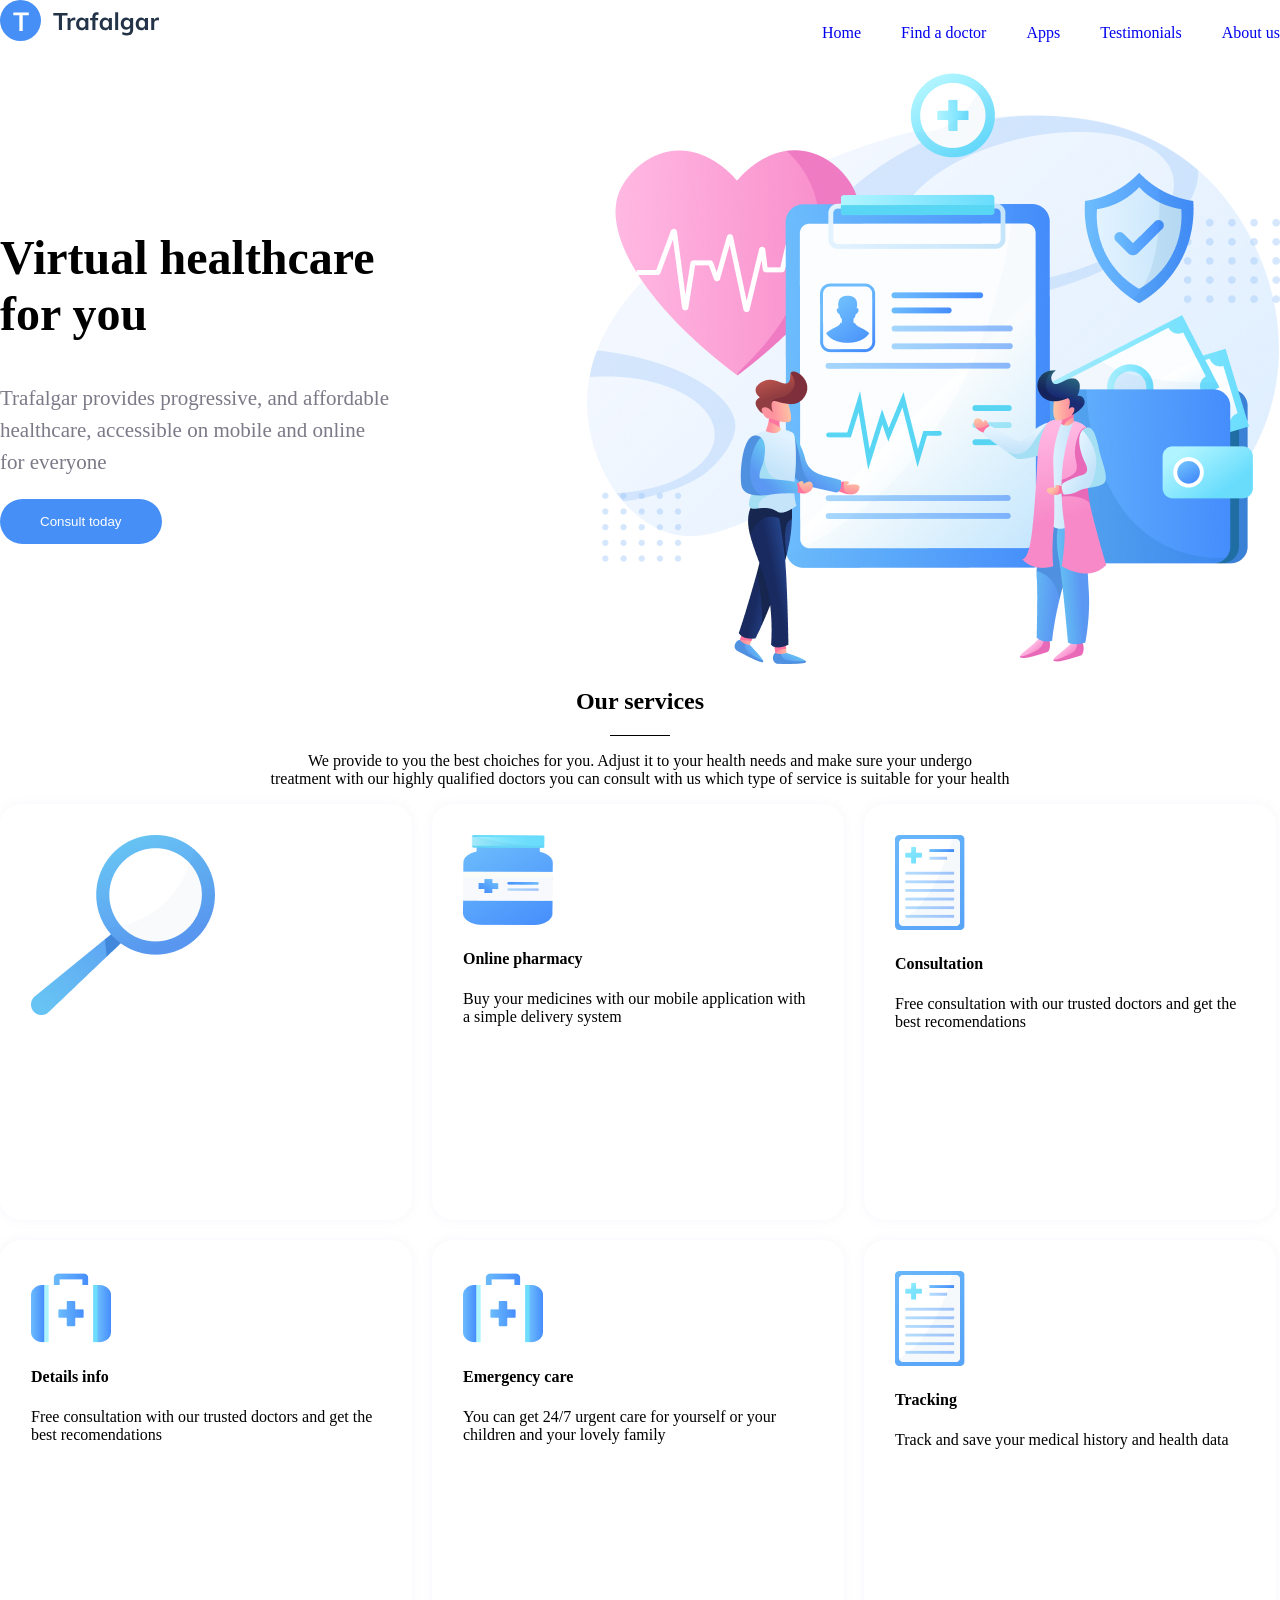
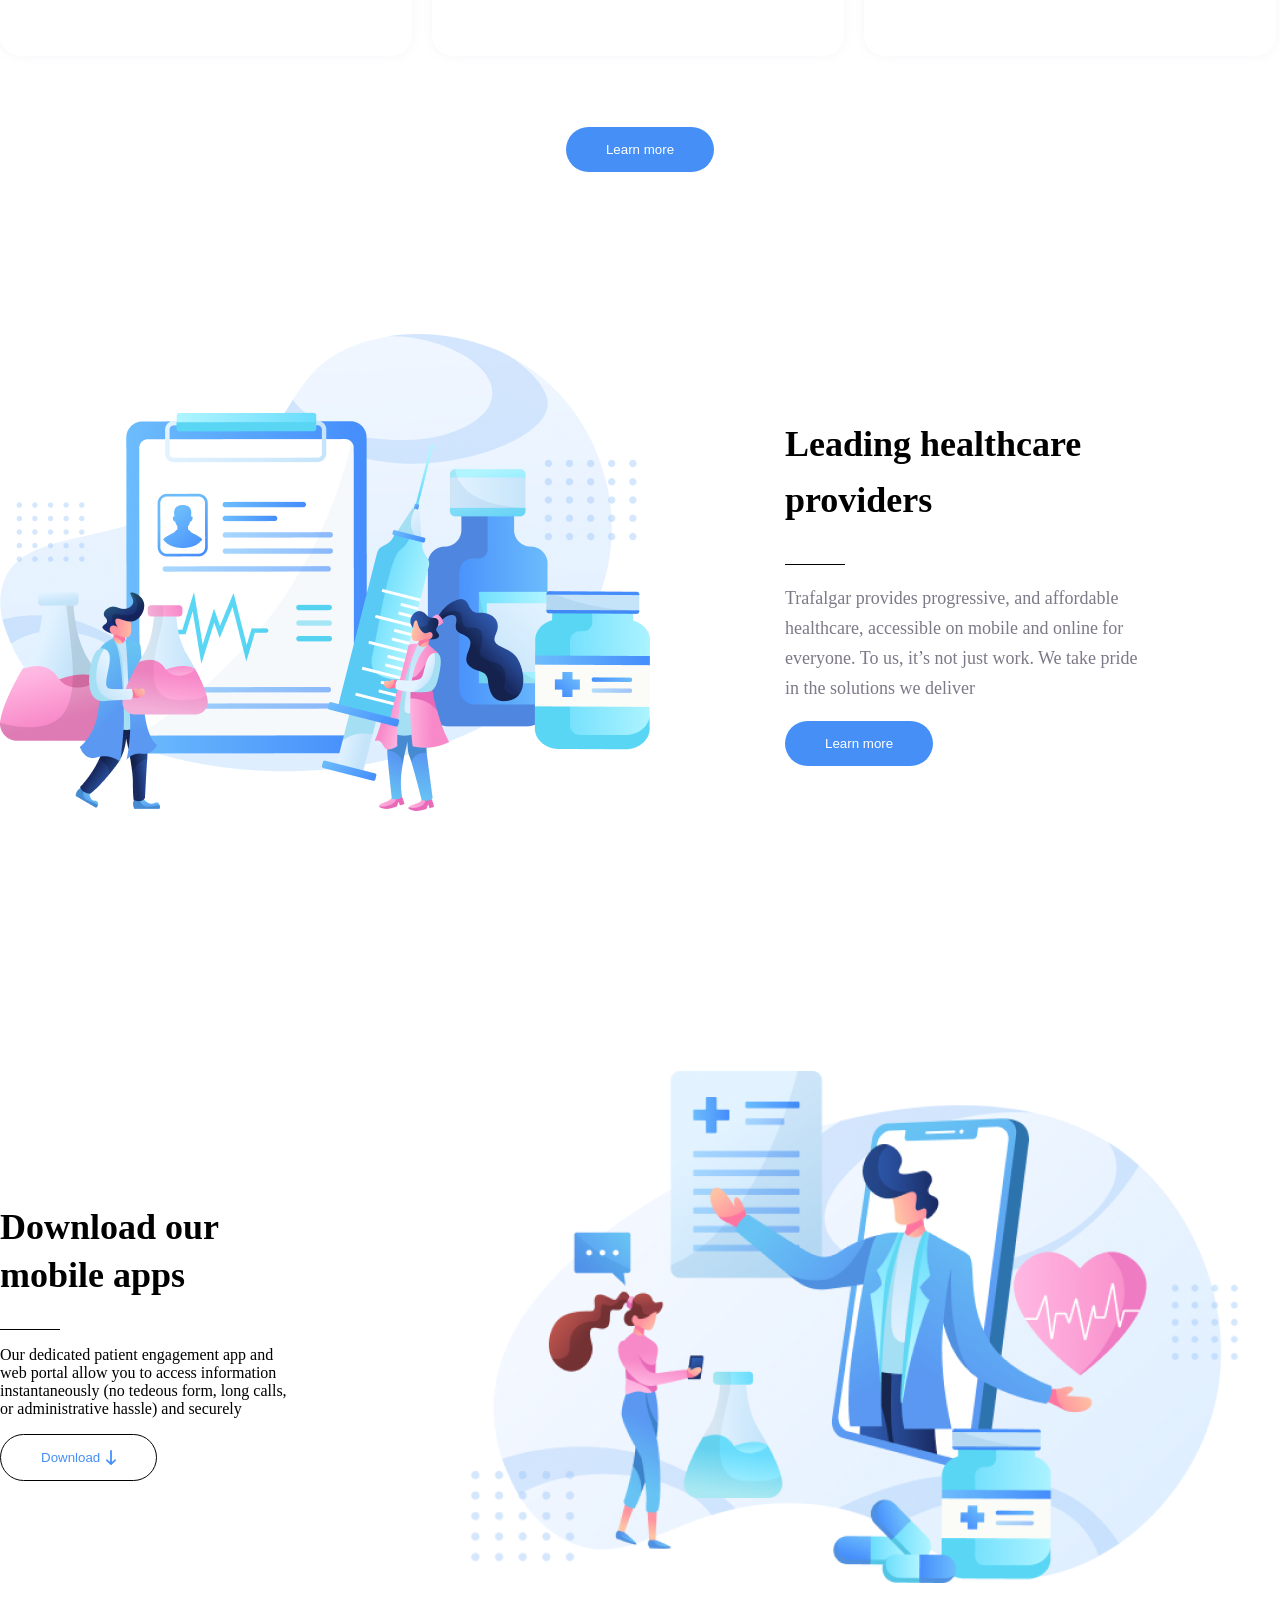
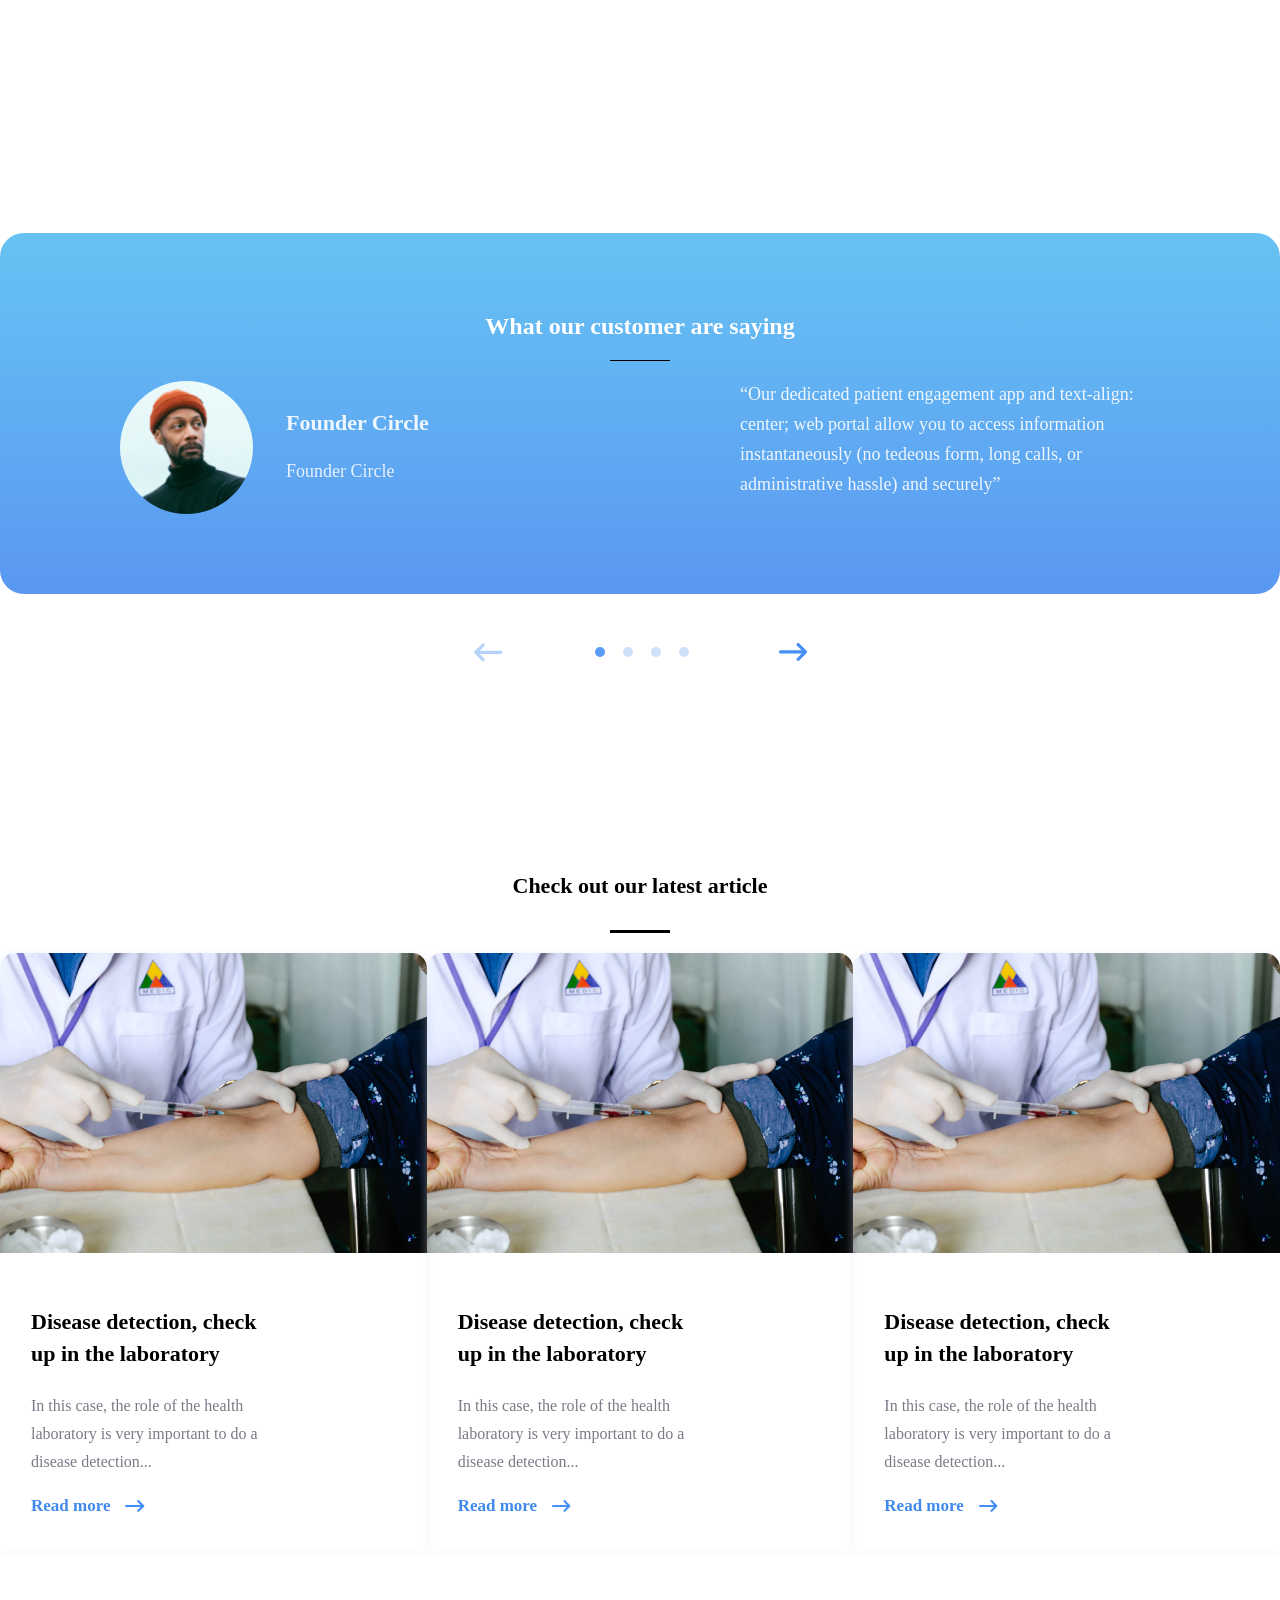
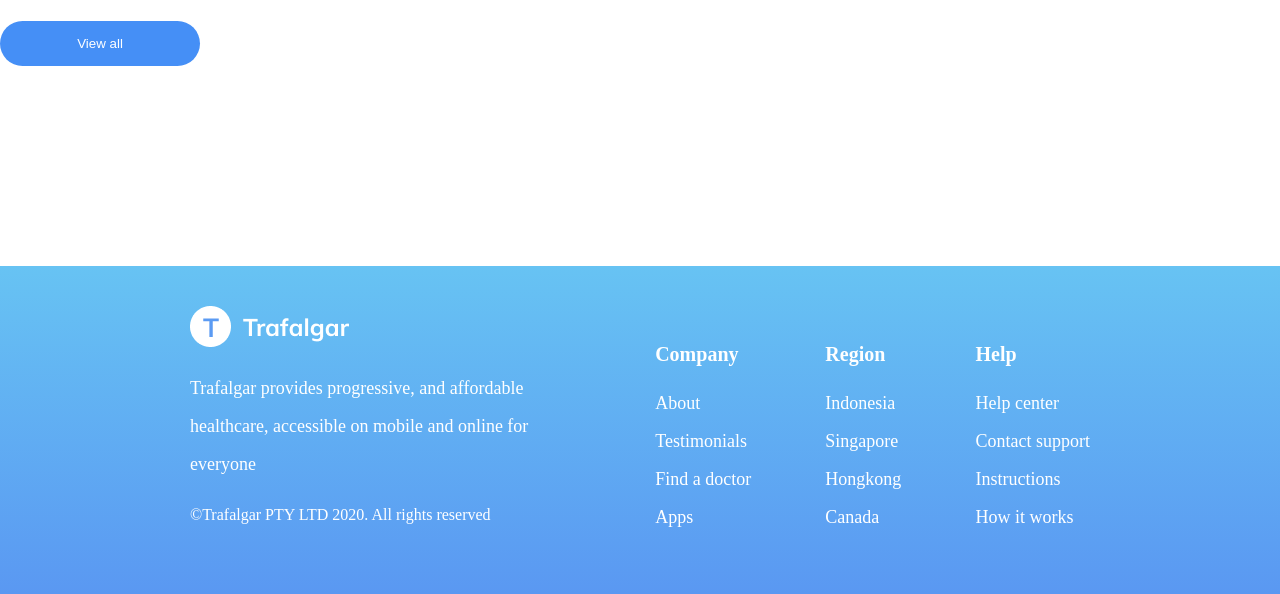
<file: trafalgar/index.html>
<!DOCTYPE html>
<html lang="en">
<head>
    <meta charset="UTF-8">
    <meta name="viewport" content="width=device-width, initial-scale=1.0">
    <title>Document</title>
    <link rel="stylesheet" href="./css/main.css">
</head>
<body>
    <header class="container">
        <div class="logo">
            <img src="./img/logojon.svg" alt="logo">
            <h4></h4>
        </div>
        <nav class="navbar">
            <ul class="nav">
                <li class="navbar__link"><a href="#">Home</a></li>
                <li class="navbar__link"><a href="#">Find a doctor</a></li>
                <li class="navbar__link"><a href="#">Apps</a></li>
                <li class="navbar__link"><a href="#">Testimonials</a></li>
                <li class="navbar__link"><a href="#">About us</a></li>
            </ul>
        </nav>
    </header>
    <section class="about">
        <div>
            <h1 class="title">Virtual healthcare <br>
                for you</h1>
            <p class="gap">Trafalgar provides progressive, and affordable <br>
                healthcare, accessible on mobile and online <br>
                for everyone
            </p>
            <button class="button">Consult today</button>
        </div>
        <div>
            <img src="./img/illustration.jpg" alt="rasm">
        </div>
    </section>

    <section class="abou2">
        <h2 style="text-align: center;">Our services</h2>
        <hr style="margin: 0 auto;">
        <p style="text-align:center;">We provide to you the best choiches for you. Adjust it to your health needs and make sure your undergo <br>treatment with our highly qualified doctors you can consult with us which type of service is suitable for your health</p>
        <div class="card">
            <div class="card1">
                <img src="./img/lupa.png" alt="">
            </div>

            <div class="card2">
                <img src="./img/image.png" width="90px" height="90px" alt="rasm">
                <h4>Online pharmacy</h4>
                <p>Buy  your medicines with our mobile application with a simple delivery system</p>
            </div>

            <div class="card3">
                <img src="./img/image copy 2.png" alt="">
                <h4>Consultation</h4>
                <p>Free consultation with our trusted doctors and get the best recomendations</p>
            </div>

            <div class="card4">
                <img src="./img/image copy.png" alt="">
                <h4>Details info</h4>
                <p>Free consultation with our trusted doctors and get the best recomendations</p>
            </div>

            <div class="card5">
                <img src="./img/image copy.png" alt="">
                <h4>Emergency care</h4>
                <p>You can get 24/7 urgent care for yourself or your children and your
                    lovely family</p>
            </div>

            <div class="card6">
                <img src="./img/image copy 2.png" alt="">
                <h4>Tracking</h4>
                <p>Track and save your medical history and health data </p>
            </div>
        </div>
        <button style="display: block;margin: 0 auto;" class="button">Learn more</button>
    </section>

    <section class="about3">
        <img src="./img/image copy 3.png" alt="rasm">

        <div class="providers">
            <h3>Leading healthcare <br>
                 providers</h3>
                 <hr>
            <p>Trafalgar provides progressive, and affordable <br>healthcare, accessible on mobile and online for <br>everyone. To us, it’s not just work. We take pride <br>
            in the solutions we deliver</p>
            <button class="button">Learn more</button>
        </div>
    </section>


    <section class="abour4">
        <div class="about__our">
            <h2>Download our <br> mobile apps</h2>
            <hr>
            <p>Our dedicated patient engagement app and <br>
                web portal allow you to access information <br> instantaneously (no tedeous form, long calls,<br> 
                or administrative hassle) and securely</p>
                <button class="knopka">Download
                 <img src="./img/icons/app-dowload-icon.svg" alt="icons">
                </button>
        </div>
        <img src="./img/app-illustration.png" alt="rasm">
    </section>
    <section>
        <div class="about5">

            <h2>What our customer are saying</h2>
            <hr style="margin: auto;">
            <div class="about__saying-info">
                <div class="saying__info">
                    <img src="./img/Mask Group.svg" alt="">
                    <div class="saying__portal">
                        <h5>Founder Circle</h5>
                        <span>Founder Circle</span>
                    </div>
                </div>
                <p>“Our dedicated patient engagement app and 
    text-align: center;
                        web portal allow you to access information instantaneously (no tedeous form, long calls, 
                        or administrative hassle) and securely”</p>
            </div>
      
        </div>
        <div class="icons__3">
            <img src="./img/icons/Frame.svg" alt="sw">
            <img src="./img/icons/slider.svg" alt="dcq">
            <img src="./img/icons/Vector.svg" alt="dqwd">
        </div>
    </section>


          <!-- --------------------------card----------------------- -->


    <section class="about6">
        <h2>
            Check out our latest article
        </h2>
        <hr>
        <div class="Card">

            <div class="card__one">
                <img class="Img" src="./img/image 2.png" alt="dw" width="360px" height="249px">
                
                <div class="text">
                    <h3>Disease detection, check up in the laboratory</h3>
                    <p>In this case, the role of the health laboratory is very important to do a disease detection...</p>
                    <a href="">Read more
                        <img src="./img/icons/Vector.svg" height="12px" alt="rasm">
                    </a>
                </div>

            </div>

            <div class="card__one">
                <img class="Img" src="./img/image 2.png" alt="dw" width="360px" height="249px">
                <div class="text">
                    <h3>Disease detection, check up in the laboratory</h3>
                    <p>In this case, the role of the health laboratory is very important to do a disease detection...</p>
                    <a href="">Read more
                        <img src="./img/icons/Vector.svg" height="12px" alt="rasm">
                    </a>
                </div>

            </div>


            <div class="card__one">
                <img class="Img" src="./img/image 2.png" alt="dw" width="360px" height="249px">

                <div class="text">
                     <h3>Disease detection, check up in the laboratory</h3>
                    <p>In this case, the role of the health laboratory is very important to do a disease detection...</p>
                    <a href="https://www.youtube.com/">Read more
                        <img src="./img/icons/Vector.svg" height="12px" alt="rasm">
                    </a>
                </div>

            </div>
        </div>
        <button style="width: 200px; justify-content: center;" class="button">View all</button>
    </section>


    <footer class="footer">
        <div class="footer__info">
            <img src="./image.png" alt="">
            <p>Trafalgar provides progressive, and affordable healthcare, accessible on mobile and online 
                for everyone</p>
            <span>©Trafalgar PTY LTD 2020. All rights reserved</span>
        </div>

        <div class="company">
            <ul class="company__info">
                <li class="one">Company</li>
                <li><a href="#">About</a></li>
                <li><a href="#">Testimonials</a></li>
                <li><a href="#">Find a doctor</a></li>
                <li><a href="#">Apps</a></li>
            </ul>
        </div>
  
         <div class="Region">
            <ul class="Region__info">
                <li class="one">Region</li>
                <li><a href="#">Indonesia</a></li>
                <li><a href="#">Singapore</a></li>
                <li><a href="#">Hongkong</a></li>
                <li><a href="#">Canada</a></li>
            </ul>
        </div>

         <div class="Help">
            <ul class="Help__info ">
                <li class="one">Help</li>
                <li><a href="#">Help center</a></li>
                <li><a href="#">Contact support</a></li>
                <li><a href="#">Instructions</a></li>
                <li><a href="#">How it works</a></li>
            </ul>
        </div>

    </footer>

</body>
</html>
</file>
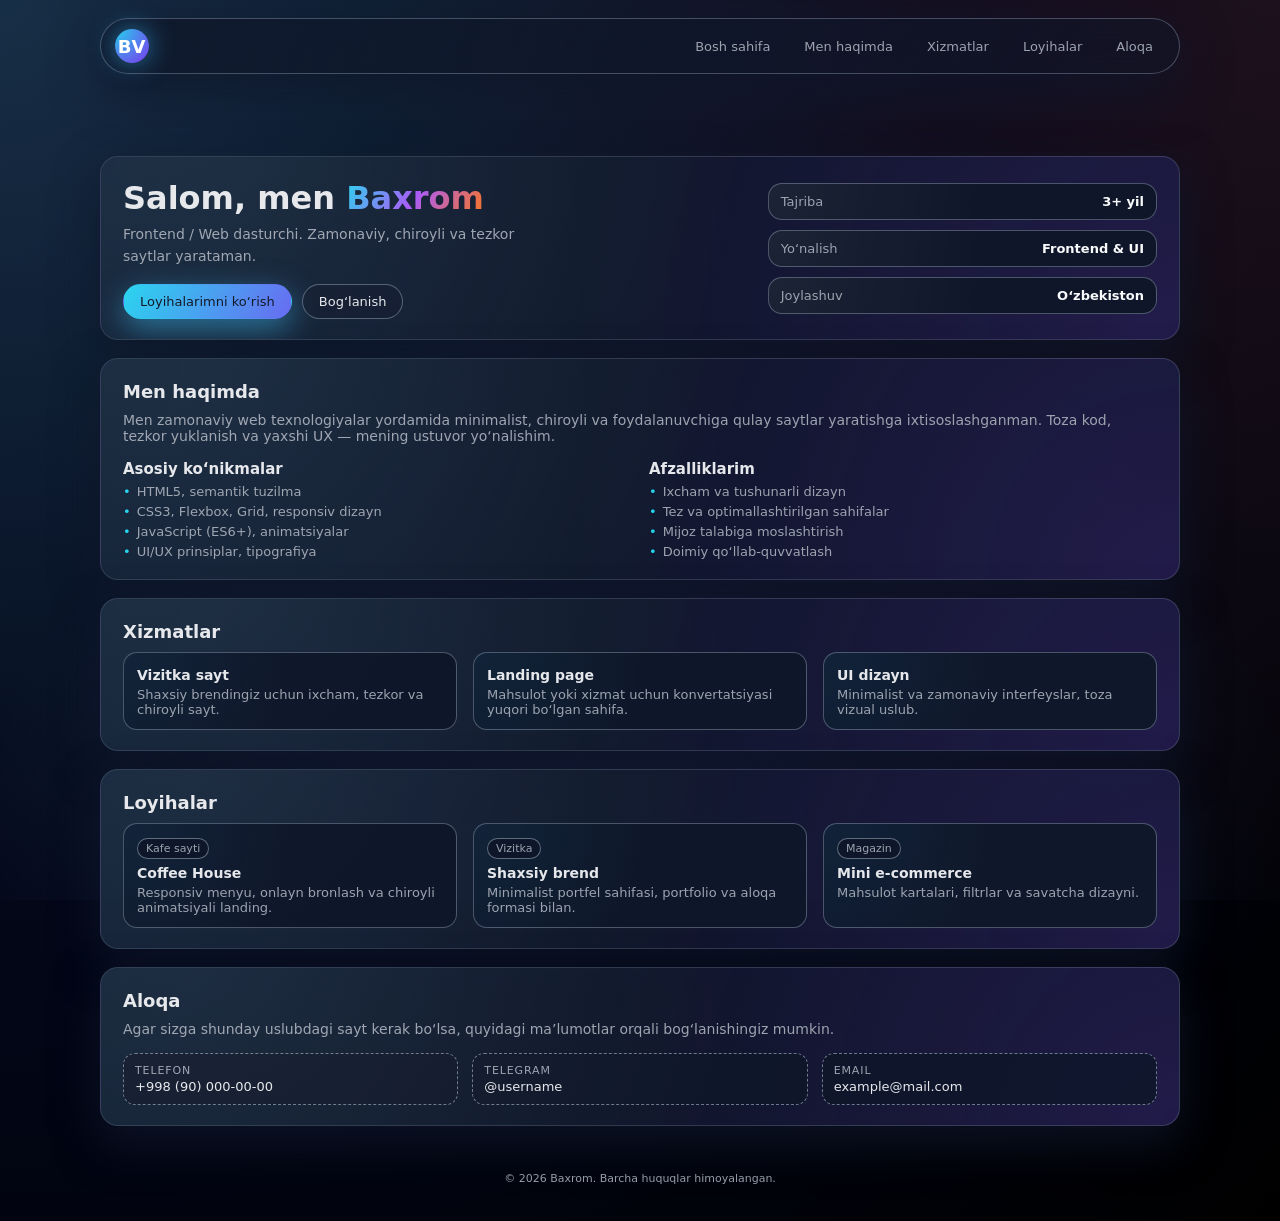
<file: vizitka/index.html>
<!DOCTYPE html>
<html lang="uz">
<head>
  <meta charset="UTF-8" />
  <meta name="viewport" content="width=device-width, initial-scale=1.0" />
  <title>Shaxsiy vizitka</title>
  <link rel="stylesheet" href="style.css" />
</head>
<body>
  <div class="bg-gradient"></div>

  <header class="header">
    <div class="logo">BV</div>
    <nav class="nav">
      <a href="#home">Bosh sahifa</a>
      <a href="#about">Men haqimda</a>
      <a href="#services">Xizmatlar</a>
      <a href="#projects">Loyihalar</a>
      <a href="#contact">Aloqa</a>
    </nav>
  </header>

  <main>
    <section id="home" class="hero card card-appear">
      <div class="hero-text">
        <h1>Salom, men <span>Baxrom</span></h1>
        <p>Frontend / Web dasturchi. Zamonaviy, chiroyli va tezkor saytlar yarataman.</p>
        <div class="hero-actions">
          <a href="#projects" class="btn primary">Loyihalarimni ko‘rish</a>
          <a href="#contact" class="btn ghost">Bog‘lanish</a>
        </div>
      </div>
      <div class="hero-info">
        <div class="info-chip">
          <span class="label">Tajriba</span>
          <span class="value">3+ yil</span>
        </div>
        <div class="info-chip">
          <span class="label">Yo‘nalish</span>
          <span class="value">Frontend & UI</span>
        </div>
        <div class="info-chip">
          <span class="label">Joylashuv</span>
          <span class="value">O‘zbekiston</span>
        </div>
      </div>
    </section>

    <section id="about" class="section card card-fade">
      <h2>Men haqimda</h2>
      <p>
        Men zamonaviy web texnologiyalar yordamida minimalist, chiroyli va foydalanuvchiga qulay saytlar
        yaratishga ixtisoslashganman. Toza kod, tezkor yuklanish va yaxshi UX — mening ustuvor yo‘nalishim.
      </p>
      <div class="grid-2">
        <div class="list-block">
          <h3>Asosiy ko‘nikmalar</h3>
          <ul>
            <li>HTML5, semantik tuzilma</li>
            <li>CSS3, Flexbox, Grid, responsiv dizayn</li>
            <li>JavaScript (ES6+), animatsiyalar</li>
            <li>UI/UX prinsiplar, tipografiya</li>
          </ul>
        </div>
        <div class="list-block">
          <h3>Afzalliklarim</h3>
          <ul>
            <li>Ixcham va tushunarli dizayn</li>
            <li>Tez va optimallashtirilgan sahifalar</li>
            <li>Mijoz talabiga moslashtirish</li>
            <li>Doimiy qo‘llab-quvvatlash</li>
          </ul>
        </div>
      </div>
    </section>

    <section id="services" class="section card card-slide">
      <h2>Xizmatlar</h2>
      <div class="cards-row">
        <article class="mini-card">
          <h3>Vizitka sayt</h3>
          <p>Shaxsiy brendingiz uchun ixcham, tezkor va chiroyli sayt.</p>
        </article>
        <article class="mini-card">
          <h3>Landing page</h3>
          <p>Mahsulot yoki xizmat uchun konvertatsiyasi yuqori bo‘lgan sahifa.</p>
        </article>
        <article class="mini-card">
          <h3>UI dizayn</h3>
          <p>Minimalist va zamonaviy interfeyslar, toza vizual uslub.</p>
        </article>
      </div>
    </section>

    <section id="projects" class="section card card-fade">
      <h2>Loyihalar</h2>
      <div class="cards-row">
        <article class="project-card">
          <span class="tag">Kafe sayti</span>
          <h3>Coffee House</h3>
          <p>Responsiv menyu, onlayn bronlash va chiroyli animatsiyali landing.</p>
        </article>
        <article class="project-card">
          <span class="tag">Vizitka</span>
          <h3>Shaxsiy brend</h3>
          <p>Minimalist portfel sahifasi, portfolio va aloqa formasi bilan.</p>
        </article>
        <article class="project-card">
          <span class="tag">Magazin</span>
          <h3>Mini e-commerce</h3>
          <p>Mahsulot kartalari, filtrlar va savatcha dizayni.</p>
        </article>
      </div>
    </section>

    <section id="contact" class="section card card-slide">
      <h2>Aloqa</h2>
      <p>Agar sizga shunday uslubdagi sayt kerak bo‘lsa, quyidagi ma’lumotlar orqali bog‘lanishingiz mumkin.</p>
      <div class="contact-grid">
        <div class="contact-item">
          <span class="label">Telefon</span>
          <span class="value">+998 (90) 000-00-00</span>
        </div>
        <div class="contact-item">
          <span class="label">Telegram</span>
          <span class="value">@username</span>
        </div>
        <div class="contact-item">
          <span class="label">Email</span>
          <span class="value">example@mail.com</span>
        </div>
      </div>
    </section>
  </main>

  <footer class="footer">
    <span>© 2026 Baxrom. Barcha huquqlar himoyalangan.</span>
  </footer>
</body>
</html>
</file>
<file: magazinnn/styles.css>
:root {
  --bg: #050816;
  --bg-soft: #090f25;
  --bg-alt: #070b1a;
  --accent: #4f46e5;
  --accent-soft: rgba(79, 70, 229, 0.12);
  --accent-strong: #22d3ee;
  --text: #e5e7eb;
  --text-soft: #9ca3af;
  --border-subtle: rgba(148, 163, 184, 0.25);
  --radius-lg: 20px;
  --radius-xl: 28px;
  --shadow-soft: 0 24px 80px rgba(15, 23, 42, 0.7);
  --blur-bg: blur(18px);
  --transition-fast: 180ms ease-out;
  --transition-med: 220ms ease-out;
}

*,
*::before,
*::after {
  box-sizing: border-box;
}

html {
  scroll-behavior: smooth;
}

body {
  margin: 0;
  font-family: "Poppins", system-ui, -apple-system, BlinkMacSystemFont,
    "Segoe UI", sans-serif;
  background: radial-gradient(circle at top, #111827 0, #020617 55%, #020617 100%);
  color: var(--text);
  -webkit-font-smoothing: antialiased;
}

img {
  max-width: 100%;
  display: block;
}

button,
input,
select,
textarea {
  font-family: inherit;
}

.page-gradient {
  position: fixed;
  inset: 0;
  pointer-events: none;
  background:
    radial-gradient(circle at 10% 0%, rgba(56, 189, 248, 0.14), transparent 55%),
    radial-gradient(circle at 90% 10%, rgba(79, 70, 229, 0.16), transparent 55%),
    radial-gradient(circle at 50% 100%, rgba(15, 118, 110, 0.22), transparent 55%);
  opacity: 0.75;
  mix-blend-mode: screen;
  z-index: -1;
}

.container {
  width: 100%;
  max-width: 1120px;
  margin: 0 auto;
  padding: 0 1.25rem;
}

.section {
  padding: 5.5rem 0;
  position: relative;
}

.section-alt {
  background: radial-gradient(circle at top left, #0b1220, #020617 55%);
}

.section-header {
  text-align: center;
  margin-bottom: 3rem;
}

.section-header h2 {
  font-family: "Playfair Display", serif;
  font-size: clamp(1.9rem, 3vw, 2.4rem);
  letter-spacing: 0.02em;
  margin-bottom: 0.4rem;
}

.section-desc {
  max-width: 640px;
  margin: 0.4rem auto 0;
  color: var(--text-soft);
  font-size: 0.98rem;
}

.eyebrow {
  text-transform: uppercase;
  letter-spacing: 0.16em;
  font-size: 0.72rem;
  color: var(--accent-strong);
  font-weight: 500;
  margin: 0 0 0.6rem;
}

.header {
  position: sticky;
  top: 0;
  z-index: 40;
  backdrop-filter: blur(22px);
  background: linear-gradient(
    to bottom,
    rgba(2, 6, 23, 0.94),
    rgba(2, 6, 23, 0.78),
    rgba(2, 6, 23, 0.4)
  );
  border-bottom: 1px solid rgba(148, 163, 184, 0.12);
}

.header-inner {
  display: flex;
  align-items: center;
  justify-content: space-between;
  padding: 0.9rem 1.25rem;
}

.logo {
  display: flex;
  align-items: center;
  gap: 0.7rem;
}

.logo-mark {
  width: 34px;
  height: 34px;
  border-radius: 999px;
  background: radial-gradient(circle at 10% 0%, #22d3ee, #4f46e5);
  display: inline-flex;
  align-items: center;
  justify-content: center;
  color: #0b1120;
  font-size: 0.8rem;
  font-weight: 700;
  box-shadow: 0 12px 30px rgba(15, 23, 42, 0.7);
}

.logo-text {
  display: flex;
  flex-direction: column;
}

.logo-name {
  font-size: 0.9rem;
  font-weight: 600;
}

.logo-sub {
  font-size: 0.72rem;
  color: var(--text-soft);
}

.nav {
  display: flex;
  align-items: center;
  gap: 1.5rem;
}

.nav-list {
  display: flex;
  align-items: center;
  gap: 1.2rem;
  list-style: none;
  margin: 0;
  padding: 0;
}

.nav-list a {
  text-decoration: none;
  color: var(--text-soft);
  font-size: 0.85rem;
  padding: 0.3rem 0.4rem;
  border-radius: 999px;
  transition: color var(--transition-fast), background-color var(--transition-fast),
    transform var(--transition-fast);
}

.nav-list a:hover {
  color: #e5e7eb;
  background: rgba(15, 23, 42, 0.8);
  transform: translateY(-1px);
}

.nav-toggle {
  display: none;
  flex-direction: column;
  justify-content: center;
  gap: 0.22rem;
  width: 34px;
  height: 34px;
  border-radius: 999px;
  border: 1px solid rgba(148, 163, 184, 0.45);
  background: radial-gradient(circle at 0 0, #0f172a, #020617);
  cursor: pointer;
  padding: 0;
}

.nav-toggle span {
  width: 16px;
  height: 2px;
  border-radius: 999px;
  background: #e5e7eb;
  margin: 0 auto;
  transition: transform 160ms ease, opacity 160ms ease;
}

.hero {
  padding-top: 4.5rem;
}

.hero-inner {
  display: grid;
  grid-template-columns: minmax(0, 1.4fr) minmax(0, 1fr);
  align-items: center;
  gap: 3.8rem;
}

.hero-text h1 {
  font-family: "Playfair Display", serif;
  font-size: clamp(2.2rem, 4vw, 2.9rem);
  line-height: 1.1;
  letter-spacing: 0.02em;
  margin: 0 0 0.9rem;
}

.hero-desc {
  color: var(--text-soft);
  max-width: 520px;
  font-size: 0.98rem;
}

.hero-actions {
  display: flex;
  flex-wrap: wrap;
  gap: 0.9rem;
  margin: 1.6rem 0 1.8rem;
}

.btn {
  border-radius: 999px;
  padding: 0.7rem 1.3rem;
  font-size: 0.9rem;
  font-weight: 500;
  border: none;
  cursor: pointer;
  display: inline-flex;
  align-items: center;
  justify-content: center;
  gap: 0.45rem;
  text-decoration: none;
  transition: transform var(--transition-fast), box-shadow var(--transition-fast),
    background-color var(--transition-fast), color var(--transition-fast);
  white-space: nowrap;
}

.btn-primary {
  background: linear-gradient(135deg, #4f46e5, #22d3ee);
  color: #0b1120;
  box-shadow: 0 18px 50px rgba(30, 64, 175, 0.74);
}

.btn-primary:hover {
  transform: translateY(-1px) translateZ(0);
  box-shadow: 0 22px 60px rgba(30, 64, 175, 0.9);
}

.btn-ghost {
  border: 1px solid rgba(148, 163, 184, 0.4);
  background: radial-gradient(circle at top left, rgba(15, 23, 42, 0.88), #020617);
  color: var(--text);
}

.btn-ghost:hover {
  background: radial-gradient(circle at top left, rgba(30, 64, 175, 0.4), #020617);
  border-color: rgba(148, 163, 184, 0.6);
}

.btn-outline {
  border-radius: 14px;
  padding-inline: 1.1rem;
  border: 1px solid rgba(148, 163, 184, 0.4);
  background: rgba(15, 23, 42, 0.72);
  color: var(--text);
}

.btn-outline:hover {
  background: rgba(30, 64, 175, 0.55);
  border-color: rgba(129, 140, 248, 0.8);
}

.btn-full {
  width: 100%;
  justify-content: center;
}

.hero-meta {
  display: flex;
  flex-wrap: wrap;
  gap: 1.5rem;
  font-size: 0.8rem;
}

.hero-meta div {
  display: flex;
  flex-direction: column;
  gap: 0.05rem;
}

.stat-number {
  font-weight: 600;
  font-size: 1.1rem;
}

.stat-label {
  color: var(--text-soft);
  font-size: 0.78rem;
}

.hero-card {
  border-radius: var(--radius-xl);
  background: radial-gradient(circle at top, rgba(15, 23, 42, 0.95), #020617);
  border: 1px solid rgba(148, 163, 184, 0.5);
  box-shadow: var(--shadow-soft);
  padding: 1.4rem 1.45rem 1.5rem;
  position: relative;
  overflow: hidden;
}

.hero-card::before {
  content: "";
  position: absolute;
  inset: -40%;
  background:
    radial-gradient(circle at 0 0, rgba(56, 189, 248, 0.09), transparent 60%),
    radial-gradient(circle at 100% 0, rgba(129, 140, 248, 0.16), transparent 60%);
  opacity: 0.9;
  z-index: -1;
}

.hero-photo {
  position: relative;
  height: 150px;
  margin-bottom: 1.1rem;
}

.photo-circle {
  position: absolute;
  inset: 15px;
  border-radius: 999px;
  background: radial-gradient(circle at 20% 0%, #22d3ee, #4f46e5);
  filter: drop-shadow(0 22px 60px rgba(15, 23, 42, 0.95));
}

.photo-overlay {
  position: absolute;
  inset: 0;
  border-radius: 999px;
  border: 2px solid rgba(15, 23, 42, 0.8);
}

.photo-placeholder {
  position: absolute;
  inset: 0;
  display: flex;
  align-items: flex-end;
  justify-content: center;
  padding-bottom: 1.1rem;
  color: #e5e7eb;
  font-size: 1rem;
  font-weight: 600;
  text-transform: uppercase;
}

.hero-card-body h2 {
  font-size: 1.1rem;
  margin: 0 0 0.8rem;
}

.office-hours {
  list-style: none;
  padding: 0;
  margin: 0 0 0.8rem;
  font-size: 0.85rem;
}

.office-hours li {
  display: flex;
  justify-content: space-between;
  padding: 0.3rem 0;
  border-bottom: 1px dashed rgba(148, 163, 184, 0.3);
}

.office-hours li:last-child {
  border-bottom: none;
}

.muted {
  color: var(--text-soft);
  font-size: 0.78rem;
  margin-bottom: 0.9rem;
}

.about-grid {
  display: grid;
  grid-template-columns: repeat(3, minmax(0, 1fr));
  gap: 1.5rem;
}

.about-card {
  border-radius: var(--radius-lg);
  background: linear-gradient(
    145deg,
    rgba(15, 23, 42, 0.96),
    rgba(15, 23, 42, 0.9),
    #020617
  );
  border: 1px solid var(--border-subtle);
  padding: 1.4rem 1.3rem 1.3rem;
  box-shadow: 0 16px 40px rgba(15, 23, 42, 0.85);
}

.about-card h3 {
  font-size: 1.02rem;
  margin: 0 0 0.6rem;
}

.about-card p {
  font-size: 0.87rem;
  color: var(--text-soft);
  margin: 0 0 0.9rem;
}

.tag-list {
  display: flex;
  flex-wrap: wrap;
  gap: 0.45rem;
  list-style: none;
  padding: 0;
  margin: 0;
}

.tag-list li {
  font-size: 0.72rem;
  padding: 0.2rem 0.5rem;
  border-radius: 999px;
  background: rgba(15, 23, 42, 0.9);
  border: 1px solid rgba(148, 163, 184, 0.55);
}

.cards-grid {
  display: grid;
  grid-template-columns: repeat(3, minmax(0, 1fr));
  gap: 1.5rem;
}

.card {
  border-radius: var(--radius-lg);
  background: radial-gradient(circle at top, rgba(15, 23, 42, 0.96), #020617);
  border: 1px solid rgba(148, 163, 184, 0.4);
  padding: 1.4rem 1.3rem;
  position: relative;
  overflow: hidden;
  box-shadow: 0 18px 55px rgba(15, 23, 42, 0.9);
}

.card::before {
  content: "";
  position: absolute;
  inset: -40%;
  background:
    radial-gradient(circle at 0 0, rgba(56, 189, 248, 0.18), transparent 60%),
    radial-gradient(circle at 100% 0, rgba(79, 70, 229, 0.28), transparent 60%);
  opacity: 0;
  transition: opacity 220ms ease-out;
  z-index: -1;
}

.card:hover::before {
  opacity: 1;
}

.card-pill {
  display: inline-flex;
  align-items: center;
  justify-content: center;
  font-size: 0.7rem;
  padding: 0.22rem 0.6rem;
  border-radius: 999px;
  background: rgba(56, 189, 248, 0.2);
  color: #e0f2fe;
  margin-bottom: 0.7rem;
}

.card-pill-alt {
  background: rgba(129, 140, 248, 0.3);
  color: #e0e7ff;
}

.card h3 {
  font-size: 1.02rem;
  margin: 0 0 0.5rem;
}

.card p {
  font-size: 0.86rem;
  color: var(--text-soft);
  margin: 0 0 0.8rem;
}

.card-list {
  list-style: none;
  padding: 0;
  margin: 0 0 0.8rem;
  display: flex;
  flex-wrap: wrap;
  gap: 0.4rem 0.9rem;
  font-size: 0.78rem;
  color: var(--text-soft);
}

.link-btn {
  border: none;
  padding: 0;
  background: none;
  color: var(--accent-strong);
  font-size: 0.82rem;
  display: inline-flex;
  align-items: center;
  gap: 0.25rem;
  cursor: pointer;
  text-decoration: none;
}

.link-btn::after {
  content: "→";
  font-size: 0.85rem;
  transition: transform 150ms ease-out;
}

.link-btn:hover::after {
  transform: translateX(2px);
}

.research-grid {
  display: grid;
  grid-template-columns: minmax(0, 1.4fr) minmax(0, 1fr);
  gap: 2.2rem;
  align-items: flex-start;
}

.timeline {
  position: relative;
  padding-left: 1.45rem;
}

.timeline::before {
  content: "";
  position: absolute;
  left: 0.35rem;
  top: 0;
  bottom: 0;
  width: 1px;
  background: linear-gradient(
    to bottom,
    rgba(148, 163, 184, 0.1),
    rgba(148, 163, 184, 0.6),
    rgba(148, 163, 184, 0.1)
  );
}

.timeline-item {
  position: relative;
  padding-bottom: 1.4rem;
}

.timeline-dot {
  position: absolute;
  left: -0.03rem;
  top: 0.15rem;
  width: 0.7rem;
  height: 0.7rem;
  border-radius: 999px;
  background: radial-gradient(circle at 20% 0%, #22d3ee, #4f46e5);
  box-shadow: 0 0 0 5px rgba(56, 189, 248, 0.12);
}

.timeline-content {
  padding-left: 1.1rem;
}

.timeline-year {
  font-size: 0.8rem;
  color: var(--accent-strong);
  text-transform: uppercase;
  letter-spacing: 0.14em;
}

.timeline-content h3 {
  font-size: 1rem;
  margin: 0.25rem 0 0.4rem;
}

.timeline-content p {
  margin: 0;
  font-size: 0.86rem;
  color: var(--text-soft);
}

.research-side {
  border-radius: var(--radius-lg);
  padding: 1.3rem 1.3rem 1.4rem;
  background: radial-gradient(circle at 0 0, rgba(56, 189, 248, 0.25), #020617);
  border: 1px solid rgba(148, 163, 184, 0.4);
  box-shadow: var(--shadow-soft);
}

.research-side h3 {
  margin: 0 0 0.7rem;
  font-size: 1.02rem;
}

.check-list {
  list-style: none;
  padding: 0;
  margin: 0 0 1rem;
  font-size: 0.86rem;
  color: var(--text-soft);
}

.check-list li {
  display: flex;
  align-items: flex-start;
  gap: 0.35rem;
}

.check-list li::before {
  content: "✓";
  font-size: 0.78rem;
  color: var(--accent-strong);
  margin-top: 0.07rem;
}

.pub-grid {
  display: grid;
  grid-template-columns: minmax(0, 1.4fr) minmax(0, 1fr);
  gap: 2.2rem;
  align-items: flex-start;
}

.pub-list,
.testimonials {
  border-radius: var(--radius-lg);
  background: linear-gradient(
    145deg,
    rgba(15, 23, 42, 0.96),
    rgba(15, 23, 42, 0.9),
    #020617
  );
  border: 1px solid var(--border-subtle);
  padding: 1.4rem 1.3rem 1.3rem;
  box-shadow: 0 18px 50px rgba(15, 23, 42, 0.9);
}

.pub-list h3,
.testimonials h3 {
  margin: 0 0 0.6rem;
  font-size: 1.02rem;
}

.publication-items {
  list-style: none;
  padding: 0;
  margin: 0 0 1rem;
}

.publication-items li {
  padding: 0.45rem 0;
  border-bottom: 1px dashed rgba(148, 163, 184, 0.35);
}

.publication-items li:last-child {
  border-bottom: none;
}

.pub-title {
  display: block;
  font-size: 0.88rem;
}

.pub-meta {
  display: block;
  font-size: 0.77rem;
  color: var(--text-soft);
}

.testimonial-slider {
  position: relative;
  min-height: 120px;
}

.testimonial {
  opacity: 0;
  transform: translateY(10px);
  transition: opacity 220ms ease-out, transform 220ms ease-out;
  position: absolute;
  inset: 0;
}

.testimonial.active {
  opacity: 1;
  transform: translateY(0);
  position: relative;
}

.testimonial p {
  font-size: 0.9rem;
  color: var(--text-soft);
  margin: 0 0 0.9rem;
}

.t-name {
  display: block;
  font-size: 0.86rem;
  font-weight: 500;
}

.t-role {
  display: block;
  font-size: 0.78rem;
  color: var(--text-soft);
}

.slider-dots {
  display: flex;
  gap: 0.45rem;
  margin-top: 0.8rem;
}

.dot {
  width: 7px;
  height: 7px;
  border-radius: 999px;
  border: none;
  background: rgba(148, 163, 184, 0.5);
  cursor: pointer;
  padding: 0;
  transition: background-color 150ms ease-out, transform 150ms ease-out,
    width 150ms ease-out;
}

.dot.active {
  background: var(--accent-strong);
  transform: translateY(-1px);
  width: 18px;
}

.contact-grid {
  display: grid;
  grid-template-columns: minmax(0, 1.4fr) minmax(0, 1fr);
  gap: 2.2rem;
  align-items: flex-start;
}

.contact-form {
  border-radius: var(--radius-lg);
  background: radial-gradient(circle at top, rgba(15, 23, 42, 0.97), #020617);
  border: 1px solid rgba(148, 163, 184, 0.55);
  box-shadow: 0 20px 60px rgba(15, 23, 42, 0.9);
  padding: 1.5rem 1.35rem 1.4rem;
}

.form-row {
  display: grid;
  grid-template-columns: repeat(2, minmax(0, 1fr));
  gap: 0.9rem;
}

.form-field {
  display: flex;
  flex-direction: column;
  gap: 0.35rem;
  font-size: 0.86rem;
}

.form-field label {
  color: var(--text-soft);
}

.form-field input,
.form-field select,
.form-field textarea {
  border-radius: 11px;
  border: 1px solid rgba(148, 163, 184, 0.5);
  background: rgba(15, 23, 42, 0.96);
  color: var(--text);
  font-size: 0.86rem;
  padding: 0.55rem 0.7rem;
  outline: none;
  transition: border-color var(--transition-fast),
    box-shadow var(--transition-fast), background-color var(--transition-fast),
    transform var(--transition-fast);
}

.form-field textarea {
  resize: vertical;
  min-height: 120px;
}

.form-field input:focus,
.form-field select:focus,
.form-field textarea:focus {
  border-color: var(--accent-strong);
  box-shadow: 0 0 0 1px rgba(56, 189, 248, 0.6);
  background: rgba(15, 23, 42, 0.98);
  transform: translateY(-0.5px);
}

.form-note {
  margin-top: 0.6rem;
  font-size: 0.75rem;
  color: var(--text-soft);
}

.contact-side {
  display: flex;
  flex-direction: column;
  gap: 1rem;
}

.contact-card {
  border-radius: var(--radius-lg);
  background: linear-gradient(
    145deg,
    rgba(15, 23, 42, 0.95),
    rgba(15, 23, 42, 0.9),
    #020617
  );
  border: 1px solid var(--border-subtle);
  padding: 1.1rem 1.2rem 1.1rem;
  font-size: 0.86rem;
}

.contact-card h3 {
  margin: 0 0 0.6rem;
  font-size: 0.98rem;
}

.contact-list {
  list-style: none;
  padding: 0;
  margin: 0;
  display: flex;
  flex-direction: column;
  gap: 0.7rem;
}

.contact-list span {
  display: block;
  font-size: 0.78rem;
  color: var(--text-soft);
}

.contact-list a {
  color: var(--accent-strong);
  text-decoration: none;
  font-size: 0.86rem;
}

.contact-list a:hover {
  text-decoration: underline;
}

.link-list {
  list-style: none;
  padding: 0;
  margin: 0;
  display: flex;
  flex-direction: column;
  gap: 0.4rem;
  font-size: 0.86rem;
}

.link-list a {
  color: var(--accent-strong);
  text-decoration: none;
}

.link-list a:hover {
  text-decoration: underline;
}

.footer {
  border-top: 1px solid rgba(148, 163, 184, 0.25);
  padding: 1.3rem 0 1.5rem;
  background: radial-gradient(circle at bottom, #020617, #020617 70%);
}

.footer-inner {
  text-align: center;
  font-size: 0.78rem;
  color: var(--text-soft);
}

.footer-note {
  margin-top: 0.25rem;
}

.reveal {
  opacity: 0;
  transform: translateY(16px);
  transition: opacity 420ms ease-out, transform 420ms ease-out;
}

.reveal.visible {
  opacity: 1;
  transform: translateY(0);
}

@media (max-width: 960px) {
  .hero-inner {
    grid-template-columns: minmax(0, 1.2fr) minmax(0, 0.9fr);
    gap: 2.4rem;
  }

  .about-grid,
  .cards-grid {
    grid-template-columns: repeat(2, minmax(0, 1fr));
  }

  .research-grid,
  .pub-grid,
  .contact-grid {
    grid-template-columns: minmax(0, 1fr);
  }
}

@media (max-width: 768px) {
  .header-inner {
    padding-inline: 1.1rem;
  }

  .nav-list {
    position: absolute;
    top: 56px;
    right: 1rem;
    background: radial-gradient(circle at top, #020617, #020617 80%);
    border-radius: 16px;
    border: 1px solid rgba(148, 163, 184, 0.4);
    padding: 0.5rem;
    flex-direction: column;
    align-items: flex-start;
    min-width: 170px;
    box-shadow: 0 18px 55px rgba(15, 23, 42, 0.9);
    opacity: 0;
    transform: translateY(-6px);
    pointer-events: none;
    transition: opacity 170ms ease-out, transform 170ms ease-out;
  }

  .nav-list.show {
    opacity: 1;
    transform: translateY(0);
    pointer-events: auto;
  }

  .nav-toggle {
    display: inline-flex;
  }

  .hero-inner {
    grid-template-columns: minmax(0, 1fr);
  }

  .hero-card {
    order: -1;
  }

  .about-grid,
  .cards-grid {
    grid-template-columns: minmax(0, 1fr);
  }

  .section {
    padding: 4.2rem 0;
  }

  .hero {
    padding-top: 3.6rem;
  }

  .hero-actions {
    justify-content: flex-start;
  }
}

@media (max-width: 520px) {
  .header-inner {
    padding-inline: 1rem;
  }

  .hero-card {
    padding-inline: 1.1rem;
  }

  .container {
    padding-inline: 1rem;
  }

  .form-row {
    grid-template-columns: minmax(0, 1fr);
  }

  .hero-meta {
    gap: 1.1rem;
  }

  .nav-list {
    right: 0.75rem;
  }
}
</file>
<file: professor site/style.css>
*,
*::before,
*::after {
  box-sizing: border-box;
  margin: 0;
  padding: 0;
}

:root {
  --bg-dark: #050816;
  --bg-card: #0b1020;
  --bg-card-soft: #10162b;
  --accent: #4f46e5;
  --accent-soft: rgba(79, 70, 229, 0.15);
  --accent-2: #22c55e;
  --text-main: #f9fafb;
  --text-muted: #9ca3af;
  --border-subtle: rgba(148, 163, 184, 0.25);
  --radius-lg: 22px;
  --radius-xl: 28px;
  --shadow-soft: 0 24px 70px rgba(15, 23, 42, 0.9);
  --shadow-chip: 0 12px 40px rgba(15, 23, 42, 0.8);
  --transition-fast: 220ms ease-out;
  --transition-med: 320ms cubic-bezier(0.19, 1, 0.22, 1);
}

html {
  scroll-behavior: smooth;
}

body {
  font-family: "Poppins", system-ui, -apple-system, BlinkMacSystemFont, sans-serif;
  background: radial-gradient(circle at top left, #1e293b 0, #020617 45%, #000 100%);
  color: var(--text-main);
  line-height: 1.6;
}

.page-bg-gradient {
  position: fixed;
  inset: 0;
  background:
    radial-gradient(circle at 0% 0%, rgba(79, 70, 229, 0.18), transparent 55%),
    radial-gradient(circle at 100% 0%, rgba(56, 189, 248, 0.1), transparent 55%),
    radial-gradient(circle at 20% 80%, rgba(34, 197, 94, 0.1), transparent 50%);
  opacity: 0.75;
  pointer-events: none;
  z-index: -2;
}

.container {
  width: min(1120px, 100% - 3rem);
  margin-inline: auto;
}

.section {
  padding: 5rem 0;
  position: relative;
}

.section--alt {
  background: radial-gradient(circle at top right, rgba(79, 70, 229, 0.2), transparent 55%),
    rgba(15, 23, 42, 0.92);
  backdrop-filter: blur(16px);
}

.section__header {
  text-align: center;
  margin-bottom: 3rem;
  max-width: 720px;
}

.section__eyebrow {
  font-size: 0.85rem;
  text-transform: uppercase;
  letter-spacing: 0.16em;
  color: var(--accent-2);
  margin-bottom: 0.75rem;
}

.section__title {
  font-size: clamp(1.8rem, 3vw, 2.3rem);
  font-weight: 600;
  margin-bottom: 0.75rem;
}

.section__subtitle {
  color: var(--text-muted);
  font-size: 0.98rem;
}

.btn {
  display: inline-flex;
  align-items: center;
  justify-content: center;
  gap: 0.4rem;
  padding: 0.75rem 1.6rem;
  border-radius: 999px;
  border: 1px solid transparent;
  font-size: 0.95rem;
  cursor: pointer;
  text-decoration: none;
  transition: transform var(--transition-fast), box-shadow var(--transition-fast),
    background var(--transition-fast), border-color var(--transition-fast), color var(--transition-fast);
}

.btn--primary {
  background: linear-gradient(135deg, #4f46e5, #6366f1);
  color: #f9fafb;
  box-shadow: 0 18px 45px rgba(79, 70, 229, 0.55);
}

.btn--primary:hover {
  transform: translateY(-1px) translateZ(0);
  box-shadow: 0 22px 60px rgba(79, 70, 229, 0.75);
}

.btn--outline {
  border-color: rgba(148, 163, 184, 0.6);
  color: var(--text-main);
  background: rgba(15, 23, 42, 0.6);
  backdrop-filter: blur(10px);
}

.btn--outline:hover {
  border-color: var(--accent);
  background: var(--accent-soft);
}

.btn--ghost {
  background: transparent;
  color: var(--text-main);
}

.btn--ghost:hover {
  background: rgba(15, 23, 42, 0.6);
  border-color: rgba(148, 163, 184, 0.4);
}

.btn--full {
  width: 100%;
}

.header {
  position: sticky;
  top: 0;
  z-index: 50;
  backdrop-filter: blur(18px);
  background: linear-gradient(to bottom, rgba(15, 23, 42, 0.96), rgba(15, 23, 42, 0.76));
  border-bottom: 1px solid rgba(148, 163, 184, 0.35);
}

.header__inner {
  display: flex;
  align-items: center;
  justify-content: space-between;
  padding-block: 0.85rem;
}

.logo {
  display: flex;
  align-items: center;
  gap: 0.75rem;
}

.logo__mark {
  width: 38px;
  height: 38px;
  border-radius: 40%;
  background: radial-gradient(circle at 30% 0%, #a855f7, #4f46e5);
  display: flex;
  align-items: center;
  justify-content: center;
  font-weight: 700;
  box-shadow: 0 14px 30px rgba(79, 70, 229, 0.65);
}

.logo__text span {
  display: block;
  font-size: 0.7rem;
  color: var(--text-muted);
}

.logo__text strong {
  font-size: 0.9rem;
}

.nav {
  display: flex;
  align-items: center;
  gap: 1.6rem;
  font-size: 0.9rem;
}

.nav a {
  color: var(--text-muted);
  text-decoration: none;
  position: relative;
  padding-block: 0.25rem;
  transition: color var(--transition-fast);
}

.nav a::after {
  content: "";
  position: absolute;
  left: 0;
  bottom: 0;
  width: 0;
  height: 2px;
  background: linear-gradient(90deg, #4f46e5, #22c55e);
  border-radius: 999px;
  transition: width var(--transition-fast);
}

.nav a:hover {
  color: #e5e7eb;
}

.nav a:hover::after {
  width: 100%;
}

.hero {
  padding-top: 4.5rem;
  padding-bottom: 4.5rem;
}

.hero__inner {
  display: grid;
  grid-template-columns: minmax(0, 1.4fr) minmax(0, 1.1fr);
  gap: 3.5rem;
  align-items: center;
}

.hero__eyebrow {
  font-size: 0.85rem;
  text-transform: uppercase;
  letter-spacing: 0.16em;
  color: var(--accent-2);
  margin-bottom: 0.9rem;
}

.hero__title {
  font-size: clamp(2.1rem, 4vw, 3rem);
  font-weight: 600;
  line-height: 1.15;
  margin-bottom: 1rem;
}

.hero__title span {
  background: linear-gradient(90deg, #4f46e5, #22c55e);
  -webkit-background-clip: text;
  color: transparent;
}

.hero__subtitle {
  color: var(--text-muted);
  font-size: 0.98rem;
  max-width: 36rem;
  margin-bottom: 1.6rem;
}

.hero__cta {
  display: flex;
  flex-wrap: wrap;
  gap: 0.9rem;
  margin-bottom: 2.1rem;
}

.hero__stats {
  display: flex;
  flex-wrap: wrap;
  gap: 1.75rem;
}

.stat strong {
  display: block;
  font-size: 1.4rem;
}

.stat span {
  color: var(--text-muted);
  font-size: 0.86rem;
}

.hero__visual {
  position: relative;
  perspective: 1200px;
}

.hero-card {
  background: radial-gradient(circle at 0 0, rgba(56, 189, 248, 0.2), transparent 55%),
    radial-gradient(circle at 100% 0, rgba(129, 140, 248, 0.35), transparent 55%),
    var(--bg-card);
  border-radius: var(--radius-xl);
  padding: 1.15rem 1.1rem;
  border: 1px solid rgba(148, 163, 184, 0.4);
  box-shadow: var(--shadow-soft);
  transform: rotateY(-12deg) rotateX(7deg);
  transform-origin: center left;
  transition: transform var(--transition-med), box-shadow var(--transition-med), translate var(--transition-med);
}

.hero-card:hover {
  transform: rotateY(-4deg) rotateX(2deg) translateY(-6px);
  box-shadow: 0 26px 70px rgba(30, 64, 175, 0.9);
}

.hero-card__photo {
  height: 230px;
  border-radius: 20px;
  background:
    linear-gradient(145deg, rgba(79, 70, 229, 0.4), rgba(8, 47, 73, 0.6)),
    url("https://images.pexels.com/photos/5742850/pexels-photo-5742850.jpeg?auto=compress&cs=tinysrgb&w=800")
      center/cover no-repeat;
  margin-bottom: 1.05rem;
  position: relative;
  overflow: hidden;
}

.hero-card__photo::after {
  content: "";
  position: absolute;
  inset: 0;
  background: radial-gradient(circle at 10% 0%, rgba(248, 250, 252, 0.2), transparent 60%);
  mix-blend-mode: screen;
}

.hero-card__info h2 {
  font-size: 1.15rem;
  margin-bottom: 0.1rem;
}

.hero-card__info p {
  font-size: 0.88rem;
  color: var(--text-muted);
  margin-bottom: 0.6rem;
}

.hero-card__tag {
  display: inline-flex;
  align-items: center;
  gap: 0.4rem;
  font-size: 0.8rem;
  padding: 0.3rem 0.75rem;
  border-radius: 999px;
  background: rgba(34, 197, 94, 0.12);
  color: #bbf7d0;
  border: 1px solid rgba(74, 222, 128, 0.6);
}

.hero-float {
  position: absolute;
  padding: 0.7rem 1rem;
  border-radius: 999px;
  background: rgba(15, 23, 42, 0.92);
  border: 1px solid rgba(148, 163, 184, 0.55);
  color: #e5e7eb;
  font-size: 0.78rem;
  box-shadow: var(--shadow-chip);
  backdrop-filter: blur(12px);
}

.hero-float--top {
  top: 4%;
  right: 0;
  animation: floatTop 6s ease-in-out infinite;
}

.hero-float--bottom {
  bottom: -4%;
  left: 12%;
  animation: floatBottom 7s ease-in-out infinite;
}

.hero-float--bottom div {
  display: flex;
  align-items: center;
  gap: 0.4rem;
}

.hero-float--bottom strong {
  font-size: 1rem;
}

@keyframes floatTop {
  0%,
  100% {
    transform: translateY(0);
  }
  50% {
    transform: translateY(-8px);
  }
}

@keyframes floatBottom {
  0%,
  100% {
    transform: translateY(0);
  }
  50% {
    transform: translateY(10px);
  }
}

.about__grid {
  display: grid;
  grid-template-columns: minmax(0, 1.3fr) minmax(0, 1.1fr);
  gap: 3rem;
  align-items: start;
}

.about__text p {
  color: var(--text-muted);
  margin-bottom: 0.9rem;
  font-size: 0.97rem;
}

.about__list {
  list-style: none;
  margin-top: 0.6rem;
  display: grid;
  gap: 0.4rem;
  font-size: 0.9rem;
}

.about__list li {
  padding-left: 1.3rem;
  position: relative;
  color: #e5e7eb;
}

.about__list li::before {
  content: "";
  position: absolute;
  left: 0;
  top: 0.6rem;
  width: 8px;
  height: 8px;
  border-radius: 999px;
  background: linear-gradient(135deg, #4f46e5, #22c55e);
}

.about__cards {
  display: grid;
  gap: 1rem;
}

.info-card {
  background: radial-gradient(circle at 0 0, rgba(79, 70, 229, 0.18), transparent 55%),
    rgba(15, 23, 42, 0.92);
  border-radius: var(--radius-lg);
  padding: 1.2rem 1.25rem;
  border: 1px solid rgba(148, 163, 184, 0.4);
  box-shadow: 0 18px 50px rgba(15, 23, 42, 0.85);
  transform: translateY(0);
  transition: transform var(--transition-med), box-shadow var(--transition-med), border-color var(--transition-fast);
}

.info-card h3 {
  font-size: 1rem;
  margin-bottom: 0.4rem;
}

.info-card p {
  font-size: 0.9rem;
  color: var(--text-muted);
}

.info-card:hover {
  transform: translateY(-4px);
  border-color: rgba(129, 140, 248, 0.9);
  box-shadow: 0 24px 70px rgba(37, 99, 235, 0.7);
}

.cards-grid {
  display: grid;
  gap: 1.6rem;
}

@media (min-width: 800px) {
  .cards-grid {
    grid-template-columns: repeat(3, minmax(0, 1fr));
  }
}

.research-card {
  background: rgba(15, 23, 42, 0.94);
  border-radius: var(--radius-lg);
  padding: 1.4rem 1.3rem 1.2rem;
  border: 1px solid rgba(148, 163, 184, 0.3);
  box-shadow: 0 18px 50px rgba(15, 23, 42, 0.85);
  position: relative;
  overflow: hidden;
  transition: transform var(--transition-med), box-shadow var(--transition-med), border-color var(--transition-fast);
}

.research-card::before {
  content: "";
  position: absolute;
  inset: 0;
  opacity: 0;
  background: radial-gradient(circle at top, rgba(79, 70, 229, 0.45), transparent 55%);
  transition: opacity var(--transition-med);
}

.research-card h3 {
  position: relative;
  font-size: 1.05rem;
  margin-bottom: 0.4rem;
}

.research-card p {
  position: relative;
  font-size: 0.9rem;
  color: var(--text-muted);
  margin-bottom: 0.7rem;
}

.research-card ul {
  position: relative;
  list-style: none;
  font-size: 0.85rem;
  color: #e5e7eb;
  display: grid;
  gap: 0.25rem;
}

.research-card ul li::before {
  content: "•";
  margin-right: 0.35rem;
  color: #a5b4fc;
}

.research-card:hover {
  transform: translateY(-6px);
  border-color: rgba(129, 140, 248, 0.95);
  box-shadow: 0 26px 80px rgba(55, 65, 194, 0.95);
}

.research-card:hover::before {
  opacity: 1;
}

.courses {
  display: grid;
  gap: 1.5rem;
}

@media (min-width: 800px) {
  .courses {
    grid-template-columns: repeat(3, minmax(0, 1fr));
  }
}

.course-card {
  background: var(--bg-card-soft);
  border-radius: var(--radius-lg);
  padding: 1.25rem 1.3rem 1.2rem;
  border: 1px solid rgba(148, 163, 184, 0.35);
  box-shadow: 0 16px 50px rgba(15, 23, 42, 0.85);
  transition: transform var(--transition-med), box-shadow var(--transition-med), border-color var(--transition-fast);
}

.course-card__top {
  display: flex;
  justify-content: space-between;
  align-items: center;
  margin-bottom: 0.7rem;
  font-size: 0.78rem;
}

.course-card__level {
  padding: 0.25rem 0.75rem;
  border-radius: 999px;
  background: rgba(15, 23, 42, 0.9);
  border: 1px solid rgba(148, 163, 184, 0.6);
}

.course-card__badge {
  padding: 0.25rem 0.75rem;
  border-radius: 999px;
  background: rgba(34, 197, 94, 0.16);
  color: #bbf7d0;
  border: 1px solid rgba(74, 222, 128, 0.7);
}

.course-card__badge--accent {
  background: rgba(56, 189, 248, 0.17);
  color: #e0f2fe;
  border-color: rgba(56, 189, 248, 0.8);
}

.course-card h3 {
  font-size: 1.02rem;
  margin-bottom: 0.4rem;
}

.course-card p {
  font-size: 0.9rem;
  color: var(--text-muted);
  margin-bottom: 0.65rem;
}

.course-card ul {
  list-style: none;
  font-size: 0.85rem;
  color: #e5e7eb;
  display: grid;
  gap: 0.25rem;
}

.course-card ul li::before {
  content: "✓";
  margin-right: 0.4rem;
  color: #22c55e;
}

.course-card:hover {
  transform: translateY(-6px);
  border-color: rgba(129, 140, 248, 0.95);
  box-shadow: 0 24px 70px rgba(30, 64, 175, 0.9);
}

.publications {
  display: grid;
  gap: 1.4rem;
}

.publications-layout {
  display: grid;
  gap: 1.8rem;
  align-items: flex-start;
}

@media (min-width: 880px) {
  .publications-layout {
    grid-template-columns: minmax(0, 1.4fr) minmax(0, 1fr);
  }
}

.pub-item {
  display: grid;
  grid-template-columns: auto minmax(0, 1fr);
  gap: 1.2rem;
  align-items: start;
  padding: 1rem 1.1rem;
  border-radius: var(--radius-lg);
  background: rgba(15, 23, 42, 0.94);
  border: 1px solid rgba(148, 163, 184, 0.4);
}

.pub-item__year {
  font-weight: 600;
  color: #a5b4fc;
  font-size: 0.9rem;
}

.pub-item__body h3 {
  font-size: 1rem;
  margin-bottom: 0.3rem;
}

.pub-item__body p {
  font-size: 0.9rem;
  color: var(--text-muted);
  margin-bottom: 0.35rem;
}

.pub-item__meta {
  display: flex;
  flex-wrap: wrap;
  gap: 0.75rem;
  font-size: 0.8rem;
  color: #9ca3af;
}

.pub-item--new {
  border-color: rgba(52, 211, 153, 0.9);
  box-shadow: 0 18px 60px rgba(16, 185, 129, 0.65);
}

.pub-item--new .pub-item__year {
  color: #6ee7b7;
}

.pub-form-card {
  background: rgba(15, 23, 42, 0.96);
  border-radius: var(--radius-xl);
  padding: 1.4rem 1.5rem 1.5rem;
  border: 1px solid rgba(148, 163, 184, 0.5);
  box-shadow: 0 24px 80px rgba(15, 23, 42, 0.95);
}

.pub-form-card h3 {
  font-size: 1.05rem;
  margin-bottom: 0.25rem;
}

.pub-form-card p {
  font-size: 0.86rem;
  color: var(--text-muted);
  margin-bottom: 0.8rem;
}

.pub-form__hint {
  margin-top: 0.6rem;
  font-size: 0.78rem;
  color: var(--text-muted);
}

.timeline {
  position: relative;
  padding-left: 0.5rem;
}

.timeline::before {
  content: "";
  position: absolute;
  left: 1.05rem;
  top: 0.3rem;
  bottom: 0.3rem;
  width: 2px;
  background: linear-gradient(to bottom, rgba(79, 70, 229, 0.1), rgba(79, 70, 229, 0.8));
}

.timeline__item {
  position: relative;
  padding-left: 3rem;
  margin-bottom: 1.75rem;
}

.timeline__dot {
  position: absolute;
  left: 0.8rem;
  top: 0.3rem;
  width: 12px;
  height: 12px;
  border-radius: 999px;
  background: #4f46e5;
  box-shadow: 0 0 0 6px rgba(79, 70, 229, 0.25);
}

.timeline__year {
  font-size: 0.8rem;
  color: #a5b4fc;
  text-transform: uppercase;
  letter-spacing: 0.14em;
}

.timeline__content h3 {
  font-size: 1rem;
  margin: 0.15rem 0 0.2rem;
}

.timeline__content p {
  font-size: 0.9rem;
  color: var(--text-muted);
}

.testimonials {
  display: grid;
  gap: 1.4rem;
}

@media (min-width: 800px) {
  .testimonials {
    grid-template-columns: repeat(3, minmax(0, 1fr));
  }
}

.testi-card {
  background: rgba(15, 23, 42, 0.96);
  border-radius: var(--radius-lg);
  padding: 1.2rem 1.25rem 1.1rem;
  border: 1px solid rgba(148, 163, 184, 0.4);
  box-shadow: 0 18px 50px rgba(15, 23, 42, 0.85);
  position: relative;
  overflow: hidden;
}

.testi-card::before {
  content: "“";
  position: absolute;
  font-size: 5rem;
  opacity: 0.08;
  top: -1.6rem;
  right: 0.2rem;
}

.testi-card p {
  font-size: 0.9rem;
  color: #e5e7eb;
  margin-bottom: 0.7rem;
}

.testi-card__meta {
  font-size: 0.8rem;
  color: var(--text-muted);
}

.testi-card__name {
  display: block;
  font-weight: 500;
  color: #e5e7eb;
}

.contact {
  display: grid;
  gap: 2.5rem;
}

@media (min-width: 840px) {
  .contact {
    grid-template-columns: minmax(0, 1.15fr) minmax(0, 1.1fr);
    align-items: start;
  }
}

.contact__list {
  list-style: none;
  margin-top: 1rem;
  display: grid;
  gap: 0.25rem;
  font-size: 0.9rem;
  color: var(--text-muted);
}

.contact__form {
  background: rgba(15, 23, 42, 0.96);
  border-radius: var(--radius-xl);
  padding: 1.4rem 1.45rem 1.5rem;
  border: 1px solid rgba(148, 163, 184, 0.5);
  box-shadow: 0 24px 80px rgba(15, 23, 42, 0.95);
}

.contact__notice {
  margin-top: 0.6rem;
  font-size: 0.78rem;
  color: var(--text-muted);
}

.form-row {
  display: grid;
  gap: 1rem;
}

@media (min-width: 720px) {
  .form-row {
    grid-template-columns: repeat(2, minmax(0, 1fr));
  }
}

.form-field {
  display: grid;
  gap: 0.3rem;
  font-size: 0.85rem;
}

.form-field label {
  color: #e5e7eb;
}

.form-field input,
.form-field textarea,
.form-field select {
  background: rgba(15, 23, 42, 0.92);
  border-radius: 999px;
  border: 1px solid rgba(148, 163, 184, 0.5);
  color: var(--text-main);
  padding: 0.6rem 0.85rem;
  font-family: inherit;
  font-size: 0.86rem;
  outline: none;
  transition: border-color var(--transition-fast), box-shadow var(--transition-fast), background var(--transition-fast);
}

.form-field textarea {
  resize: vertical;
  border-radius: 18px;
  min-height: 120px;
}

.form-field input::placeholder,
.form-field textarea::placeholder {
  color: #6b7280;
}

.form-field input:focus,
.form-field textarea:focus,
.form-field select:focus {
  border-color: rgba(129, 140, 248, 0.95);
  box-shadow: 0 0 0 1px rgba(129, 140, 248, 0.7);
  background: rgba(15, 23, 42, 0.98);
}

.footer {
  border-top: 1px solid rgba(148, 163, 184, 0.4);
  background: rgba(2, 6, 23, 0.98);
  padding: 1.2rem 0 1.4rem;
}

.footer__inner {
  display: flex;
  flex-wrap: wrap;
  justify-content: space-between;
  align-items: center;
  gap: 0.75rem;
  font-size: 0.8rem;
  color: var(--text-muted);
}

.footer__links {
  display: flex;
  gap: 1rem;
}

.footer__links a {
  color: var(--text-muted);
  text-decoration: none;
  transition: color var(--transition-fast);
}

.footer__links a:hover {
  color: #e5e7eb;
}

@media (max-width: 960px) {
  .hero__inner {
    grid-template-columns: minmax(0, 1fr);
  }

  .hero__visual {
    order: -1;
  }
}

@media (max-width: 820px) {
  .header__inner {
    gap: 0.75rem;
  }

  .nav {
    display: none;
  }

  .about__grid {
    grid-template-columns: minmax(0, 1fr);
  }
}

@media (max-width: 640px) {
  .section {
    padding: 3.5rem 0;
  }

  .container {
    width: min(100% - 2rem, 720px);
  }

  .hero__cta {
    flex-direction: column;
    align-items: stretch;
  }

  .hero__stats {
    gap: 1.1rem;
  }

  .contact__form {
    padding-inline: 1.1rem;
  }
}
</file>
<file: trafalgar/css/main.css>
body {
    max-width: 1400px;
    width: 100%;
    margin: 0 auto;
    
}
* {
    text-decoration: none;
}

.container {
    margin: 0 avto;
    display: flex;
    justify-content: space-between;
    align-items: center;
}


.nav {
    display: flex;
    justify-content: space-between;
    gap: 40px;
    list-style: none;
}
.navbar__link {
    text-decoration: none;
    transition: 0.3s ;
    color: #dfdce6;
}

.navbar__link a:hover {
    color: #1F1534;
    font-weight: 700;

}



.about {
    display: flex;
    align-items: center;
    justify-content: space-between;
}


.title {
 
    font-family: Muli;
    font-weight: 700;
    font-size: 48px;
    line-height: 56px;
    letter-spacing: 0%;
}

.gap {
    color: #7D7987;
    font-family: Muli;
    font-weight: 300;
    font-size: 21px;
    line-height: 32px;
    letter-spacing: 0%;
}

.button {
    border-radius: 55px;
    padding: 15px 40px;
    background:#458FF6;
    color: #FFFFFF;
    border: none;
    transition: 0.4s;
}
.button:hover {
    background: #FFFFFF;
    color: black;
}


.card {
    display: flex;
    flex-wrap: wrap;
    gap: 20px;
    border-radius: 20px;
    padding-bottom: 71px;
   
}

.card1 {
    width: 350px;
    height: 354px;
    border-radius: 20px;
    background:#ffffff;
    /* padding: 54px 37px; */
    padding: 30px 30px;
    border: 1px solid #ffffff;
    box-shadow: 0 0 10px #E5E9F666;
    transition: 0.6s;

}

.card1:hover {
     box-shadow: 0 0 10px #32333566;
}

.card2 {
     width: 350px;
    height: 354px;
    background: #ffffff;
    border-radius: 20px;
    padding: 30px 30px;
     border: 1px solid #ffffff;
    box-shadow: 0 0 10px #E5E9F666;
    transition: 0.6s;

}

.card2:hover:hover {
     box-shadow: 0 0 10px #32333566;
}

.card3 {
     width: 350px;
    height: 354px;
    background:#ffffff;
    border-radius: 20px;
    padding: 30px 30px;
     border: 1px solid #ffffff;
    box-shadow: 0 0 10px #E5E9F666;
    transition: 0.6s;

}

.card3:hover {
     box-shadow: 0 0 10px #32333566;
}

.card4{
     width: 350px;
    height: 354px;
    background:#ffffff;padding: 15px 40px;
    border-radius: 20px;
    padding: 30px 30px;
     border: 1px solid #ffffff;
    box-shadow: 0 0 10px #E5E9F666;
    transition: 0.6s;

}

.card4:hover {
     box-shadow: 0 0 10px #32333566;
}

.card5 {
     width: 350px;
    height: 354px;
    background:#ffffff;
    border-radius: 20px;
    padding: 30px 30px;
     border: 1px solid #ffffff;
    box-shadow: 0 0 10px #E5E9F666;
    transition: 0.6s;

}

.card5:hover {
     box-shadow: 0 0 10px #32333566;
}

.card6 {
     width: 350px;
    height: 354px;
    background:#ffffff;
    border-radius: 20px;
    padding: 30px 30px;
    border: 1px solid #ffffff;
    box-shadow: 0 0 10px #E5E9F666;
    transition: 0.6s;

}

.card6:hover {
     box-shadow: 0 0 10px #32333566;
}

.about3 {
    display: flex;
    align-items: center;
    gap: 135px;
    padding-top: 162px;
}
hr {
    border: none;
    width: 60px;    
    height: 1px;      
    background: #000000; 
    margin: 10px 0;
}

.providers h3 {
    font-weight: 700;
    font-style: Muli;
    font-size: 36px;
    line-height: 56px;
    color: #000000;
    letter-spacing: 0%;
}

.providers p {
    font-weight: 300;
    font-style: Muli;
    font-size: 18px;
    line-height: 30px;
    color: #7D7987;
    letter-spacing: 0%;
}


.knopka {
    background: white;
    border:1px solid black;
    color: #458FF6;
    display: flex;
    gap: 6px;
    transition: 0.6s;
    box-shadow: #020100;
    border-radius: 55px;
    padding: 15px 40px;
}
.knopka:hover {
    background: rgb(190, 84, 12);
    border: none;
}


.abour4 {
    display: flex;
    gap: 171px;
    align-items: center;
    padding-top: 260px;
}

.about__our h2 {
    font-family: Muli;
    font-weight: 700;
    font-size: 36px;
    line-height: 48px;
    letter-spacing: 0%;
}

.about_our p {
    padding-bottom: 50px;
    font-family: Muli;
    font-weight: 300;
    font-size: 18px;
    line-height: 30px;
    letter-spacing: 0%;
    color: #7D7987;
}


.about5 {
   margin-top: 250px;
   background: linear-gradient(to bottom, #67C3F3, #5A98F2);
   border-radius:24px ;
   padding: 60px 120px;
   color: white;
}

.about5 h2 {
    text-align: center;
}


.about__saying-info {
    display: flex;
    justify-content: space-between;
    gap: 71px;
}


.saying__info {
    padding: 20px 0;
    display: flex;
    align-items: center;
    gap: 33px;
}


.about__saying-info p {
    width: 420px;
    padding: 0;
    font-family: Muli;
    font-weight: 400;
    font-size: 18px;
    line-height: 30px;
    letter-spacing: 0%;
    color: #FFFFFFE5;
}


.saying__portal h5 {
    margin: 0;
    font-family: Muli;
    font-weight: 700;
    font-size: 22px;
    line-height: 48px;
    letter-spacing: 0%;
    color: #FFFFFFE5;
}

.saying__portal span {
     font-family: Mulish;
    font-weight: 400;
    font-size: 18px;
    line-height: 48px;
    letter-spacing: 0%;
    color: #FFFFFFD9;
}

.icons__3 {
    margin-top: 48px;
    display: flex;
    justify-content: center;
    align-items: center;
    gap: 90px;
    margin: 0 avto;
}

.about6 {
    margin-top: 200px;
}

.about6 h2 {
    text-align: center; 
    font-family: Muli;
    font-weight: 700;
    font-size: 22px;
    line-height: 48px;
    letter-spacing: 0%;
}
.about6 hr {
    width: 60px;
    height: 3px;
    background: black;
    border: none;
    margin: 20px auto;
}

.Card {
    margin-bottom: 70px;
    display: flex;
    justify-content: space-between;
    /* box-shadow: 0 0 10px #E5E9F666; */
    /* gap: 34px; */
}



.card__one {
    /* border: 1px solid black; */
    border-top-left-radius: 15px;
    border-top-right-radius: 15px;
    box-shadow: 0 0 10px #E5E9F666;
    transition: 0.7s;
}
.card__one:hover{
    box-shadow: 0 0 10px #0b0c0e66;
}

.card__c {
    width: 300px;
    /* border: 1px solid #ddd; *//
}

.card__one .Img {
    width: 100%;
    height: 300px;
    object-fit: cover;
    display: block;
    border-radius: 15px 15px 0 0;
}

.text {
    width: 251px;
    padding: 31px;
}

.text a {
    font-family: Muli;
    font-weight: 600;
    font-size: 17px;
    line-height: 28px;
    letter-spacing: 0%;
    color: #4089ED;
    display: flex;
    align-items: center;
    gap: 15px;
}

.text h3 {
    font-family: Muli;
    font-weight: 700;
    font-size: 22px;
    line-height: 32px;
    letter-spacing: 0%;
    color: #000000;
}

.text p {
    font-family: Muli;
    font-weight: 300;
    font-size: 16px;
    line-height: 28px;
    letter-spacing: 0%;
    color: #7D7987;
}

.about6 button {
    display: flex;
    flex-direction: column;
    justify-content: center;
    align-items: center;
}

/* -----------------------footer----------------------- */




.footer {
    margin-top: 200px;
    padding: 40px 190px;
    display: flex;
    justify-content: space-between;
    background: linear-gradient(to bottom, #67C3F3, #5A98F2);
}


.footer__info {
    width: 391px;
}

.one {
    font-size: 20px;
    font-family:Mulish;
    line-height: 60px;
    font-weight: 700;
    color: #FFFFFF;

}


.company__info    {
    font-size: 18px;
    font-family:Mulish;
    line-height: 38px;
    font-weight: 300;
    color: #FFFFFF;
    list-style: none;
}

.company__info a {
    color: #fff;
    transition: 0.6s;
}

.company__info a:hover {
    color: black;
}


.Region__info    {
    font-size: 18px;
    font-family:Mulish;
    line-height: 38px;
    font-weight: 300;
    color: #FFFFFF;
    list-style: none;
}

.Region__info a {
    color: #fff;
    transition: 0.6s;
}

.Region__info a:hover {
    color: black;
}

.Help__info    {
    font-size: 18px;
    font-family:Mulish;
    line-height: 38px;
    font-weight: 300;
    color: #FFFFFF;
    list-style: none;
}


.Help__info a {
    color: #fff;
    transition: 0.6s;
}


.Help__info a:hover {
    color: black;
}



.footer__info p {
    font-size: 18px;
    font-family:Mulish;
    line-height: 38px;
    font-weight: 300;
    color: #FFFFFF;
}

.footer__info span {
    font-size: 16px;
    font-family:Mulish;
    line-height: 28px;
    font-weight: 300;
    color: #FFFFFF;
}
</file>
<file: vizitka/style.css>
:root {
  --bg: #050816;
  --accent: #7c3aed;
  --accent-soft: rgba(124, 58, 237, 0.2);
  --text: #e5e7eb;
  --muted: #9ca3af;
  --card-bg: rgba(15, 23, 42, 0.9);
  --border: rgba(148, 163, 184, 0.25);
  --radius-lg: 18px;
  --shadow-soft: 0 18px 45px rgba(15, 23, 42, 0.8);
  --transition-fast: 0.25s ease-out;
}

*,
*::before,
*::after {
  box-sizing: border-box;
  margin: 0;
  padding: 0;
}

body {
  min-height: 100vh;
  font-family: system-ui, -apple-system, BlinkMacSystemFont, "SF Pro Text",
    "Segoe UI", sans-serif;
  background: radial-gradient(circle at 0% 0%, #0f172a, #020617 55%, #000);
  color: var(--text);
  display: flex;
  flex-direction: column;
  align-items: center;
  padding: 18px;
  overflow-x: hidden;
}

.bg-gradient {
  position: fixed;
  inset: 0;
  background:
    radial-gradient(circle at 0% 0%, rgba(56, 189, 248, 0.15), transparent 60%),
    radial-gradient(circle at 100% 0%, rgba(251, 113, 133, 0.12), transparent 60%),
    radial-gradient(circle at 50% 100%, rgba(129, 140, 248, 0.16), transparent 60%);
  mix-blend-mode: screen;
  opacity: 0.9;
  pointer-events: none;
  z-index: -1;
}

main {
  width: 100%;
  max-width: 1080px;
  display: flex;
  flex-direction: column;
  gap: 18px;
  margin-top: 72px;
  margin-bottom: 36px;
}

.header {
  position: sticky;
  top: 12px;
  z-index: 10;
  width: 100%;
  max-width: 1080px;
  display: flex;
  align-items: center;
  justify-content: space-between;
  padding: 10px 14px;
  margin-bottom: 10px;
  border-radius: 999px;
  background: linear-gradient(
    120deg,
    rgba(15, 23, 42, 0.8),
    rgba(15, 23, 42, 0.5)
  );
  border: 1px solid rgba(148, 163, 184, 0.4);
  backdrop-filter: blur(18px);
  box-shadow: 0 18px 50px rgba(15, 23, 42, 0.8);
}

.logo {
  width: 34px;
  height: 34px;
  border-radius: 999px;
  display: inline-flex;
  align-items: center;
  justify-content: center;
  background: radial-gradient(circle at 0 0, #22d3ee, #7c3aed);
  color: white;
  font-weight: 700;
  font-size: 18px;
  letter-spacing: 0.05em;
  box-shadow: 0 0 26px rgba(56, 189, 248, 0.6);
}

.nav {
  display: flex;
  align-items: center;
  gap: 10px;
  font-size: 13px;
}

.nav a {
  text-decoration: none;
  color: var(--muted);
  padding: 8px 12px;
  border-radius: 999px;
  transition: color var(--transition-fast), background var(--transition-fast),
    transform var(--transition-fast);
}

.nav a:hover {
  color: #f9fafb;
  background: rgba(148, 163, 184, 0.08);
  transform: translateY(-1px);
}

.card {
  border-radius: var(--radius-lg);
  background: radial-gradient(circle at 0 0, rgba(56, 189, 248, 0.08), transparent 58%),
    radial-gradient(circle at 100% 100%, rgba(124, 58, 237, 0.18), transparent 55%),
    var(--card-bg);
  border: 1px solid var(--border);
  box-shadow: var(--shadow-soft);
  padding: 22px 22px 20px;
  position: relative;
  overflow: hidden;
}

.card::before {
  content: "";
  position: absolute;
  inset: 0;
  background: radial-gradient(circle at 10% -20%, rgba(248, 250, 252, 0.12), transparent 55%);
  opacity: 0.5;
  pointer-events: none;
}

.card-appear {
  animation: cardAppear 0.7s ease-out forwards;
  transform-origin: center;
}

.card-fade {
  opacity: 0;
  animation: cardFade 0.8s ease-out forwards;
}

.card-slide {
  opacity: 0;
  animation: cardSlide 0.8s ease-out forwards;
}

@keyframes cardAppear {
  0% {
    opacity: 0;
    transform: translateY(14px) scale(0.98);
  }
  70% {
    opacity: 1;
    transform: translateY(-3px) scale(1.01);
  }
  100% {
    opacity: 1;
    transform: translateY(0) scale(1);
  }
}

@keyframes cardFade {
  from {
    opacity: 0;
    transform: translateY(18px);
  }
  to {
    opacity: 1;
    transform: translateY(0);
  }
}

@keyframes cardSlide {
  from {
    opacity: 0;
    transform: translateY(18px) translateX(10px);
  }
  to {
    opacity: 1;
    transform: translateY(0) translateX(0);
  }
}

.hero {
  display: grid;
  grid-template-columns: minmax(0, 1.6fr) minmax(0, 1fr);
  gap: 22px;
  align-items: center;
}

.hero-text h1 {
  font-size: clamp(26px, 3vw, 32px);
  margin-bottom: 6px;
}

.hero-text h1 span {
  background: linear-gradient(120deg, #22d3ee, #a855f7, #f97316);
  -webkit-background-clip: text;
  color: transparent;
}

.hero-text p {
  color: var(--muted);
  font-size: 14px;
  line-height: 1.6;
  max-width: 420px;
}

.hero-actions {
  display: flex;
  flex-wrap: wrap;
  gap: 10px;
  margin-top: 16px;
}

.btn {
  display: inline-flex;
  align-items: center;
  justify-content: center;
  padding: 9px 16px;
  border-radius: 999px;
  font-size: 13px;
  border: 1px solid transparent;
  cursor: pointer;
  text-decoration: none;
  transition: background var(--transition-fast), color var(--transition-fast),
    transform var(--transition-fast), box-shadow var(--transition-fast),
    border-color var(--transition-fast);
}

.btn.primary {
  background: linear-gradient(120deg, #22d3ee, #6366f1);
  color: #0b1120;
  box-shadow: 0 10px 30px rgba(56, 189, 248, 0.5);
}

.btn.primary:hover {
  transform: translateY(-1px);
  box-shadow: 0 16px 40px rgba(56, 189, 248, 0.65);
}

.btn.ghost {
  background: rgba(15, 23, 42, 0.6);
  color: var(--text);
  border-color: rgba(148, 163, 184, 0.5);
}

.btn.ghost:hover {
  background: rgba(15, 23, 42, 0.9);
  transform: translateY(-1px);
}

.hero-info {
  display: grid;
  gap: 10px;
}

.info-chip {
  padding: 10px 12px;
  border-radius: 14px;
  background: radial-gradient(circle at 0 0, rgba(248, 250, 252, 0.06), transparent 55%),
    rgba(15, 23, 42, 0.95);
  border: 1px solid rgba(148, 163, 184, 0.45);
  display: flex;
  justify-content: space-between;
  align-items: center;
  gap: 12px;
  font-size: 13px;
}

.info-chip .label {
  color: var(--muted);
}

.info-chip .value {
  color: #f9fafb;
  font-weight: 600;
}

.section h2 {
  font-size: 18px;
  margin-bottom: 10px;
}

.section > p {
  color: var(--muted);
  font-size: 14px;
  margin-bottom: 16px;
}

.grid-2 {
  display: grid;
  grid-template-columns: repeat(2, minmax(0, 1fr));
  gap: 18px;
}

.list-block h3 {
  font-size: 15px;
  margin-bottom: 6px;
}

.list-block ul {
  list-style: none;
  display: grid;
  gap: 5px;
  font-size: 13px;
  color: var(--muted);
}

.list-block li::before {
  content: "•";
  color: #22d3ee;
  margin-right: 6px;
}

.cards-row {
  display: grid;
  grid-template-columns: repeat(3, minmax(0, 1fr));
  gap: 16px;
}

.mini-card,
.project-card {
  border-radius: 14px;
  padding: 14px 13px 12px;
  background: radial-gradient(circle at 0 0, rgba(56, 189, 248, 0.08), transparent 50%),
    rgba(15, 23, 42, 0.96);
  border: 1px solid rgba(148, 163, 184, 0.45);
  font-size: 13px;
  color: var(--muted);
  transition: transform var(--transition-fast), box-shadow var(--transition-fast),
    border-color var(--transition-fast), background var(--transition-fast);
  position: relative;
  overflow: hidden;
}

.mini-card h3,
.project-card h3 {
  font-size: 14px;
  margin-bottom: 4px;
  color: #e5e7eb;
}

.mini-card::after,
.project-card::after {
  content: "";
  position: absolute;
  inset: -40%;
  background: conic-gradient(
    from 180deg,
    rgba(56, 189, 248, 0),
    rgba(56, 189, 248, 0.65),
    rgba(129, 140, 248, 0.8),
    rgba(56, 189, 248, 0)
  );
  opacity: 0;
  transition: opacity 0.35s ease-out;
  mix-blend-mode: soft-light;
}

.mini-card:hover,
.project-card:hover {
  transform: translateY(-4px);
  border-color: rgba(96, 165, 250, 0.8);
  background: radial-gradient(circle at 0 0, rgba(56, 189, 248, 0.18), transparent 55%),
    rgba(15, 23, 42, 0.98);
  box-shadow: 0 18px 40px rgba(30, 64, 175, 0.8);
}

.mini-card:hover::after,
.project-card:hover::after {
  opacity: 0.9;
}

.project-card .tag {
  display: inline-flex;
  align-items: center;
  padding: 3px 8px;
  border-radius: 999px;
  background: rgba(15, 23, 42, 0.9);
  border: 1px solid rgba(148, 163, 184, 0.6);
  font-size: 11px;
  color: var(--muted);
  margin-bottom: 6px;
}

.contact-grid {
  display: grid;
  grid-template-columns: repeat(3, minmax(0, 1fr));
  gap: 14px;
  font-size: 13px;
}

.contact-item {
  padding: 10px 11px;
  border-radius: 12px;
  border: 1px dashed rgba(148, 163, 184, 0.7);
  background: rgba(15, 23, 42, 0.85);
}

.contact-item .label {
  display: block;
  font-size: 11px;
  color: var(--muted);
  margin-bottom: 2px;
  text-transform: uppercase;
  letter-spacing: 0.08em;
}

.contact-item .value {
  color: #e5e7eb;
}

.footer {
  width: 100%;
  max-width: 1080px;
  padding: 10px 4px 18px;
  text-align: center;
  font-size: 11px;
  color: var(--muted);
}

@media (max-width: 820px) {
  .header {
    padding-inline: 12px;
  }

  .nav {
    gap: 6px;
    font-size: 12px;
  }

  .nav a {
    padding-inline: 9px;
  }

  .hero {
    grid-template-columns: minmax(0, 1fr);
  }

  .hero-info {
    grid-template-columns: repeat(3, minmax(0, 1fr));
  }

  .grid-2 {
    grid-template-columns: minmax(0, 1fr);
  }

  .cards-row {
    grid-template-columns: repeat(2, minmax(0, 1fr));
  }

  .contact-grid {
    grid-template-columns: repeat(2, minmax(0, 1fr));
  }
}

@media (max-width: 580px) {
  body {
    padding: 12px;
  }

  .header {
    flex-wrap: wrap;
    row-gap: 6px;
  }

  .nav {
    width: 100%;
    justify-content: space-between;
    flex-wrap: wrap;
  }

  main {
    margin-top: 64px;
    gap: 14px;
  }

  .hero-info {
    grid-template-columns: minmax(0, 1fr);
  }

  .cards-row {
    grid-template-columns: minmax(0, 1fr);
  }

  .contact-grid {
    grid-template-columns: minmax(0, 1fr);
  }
}
</file>
